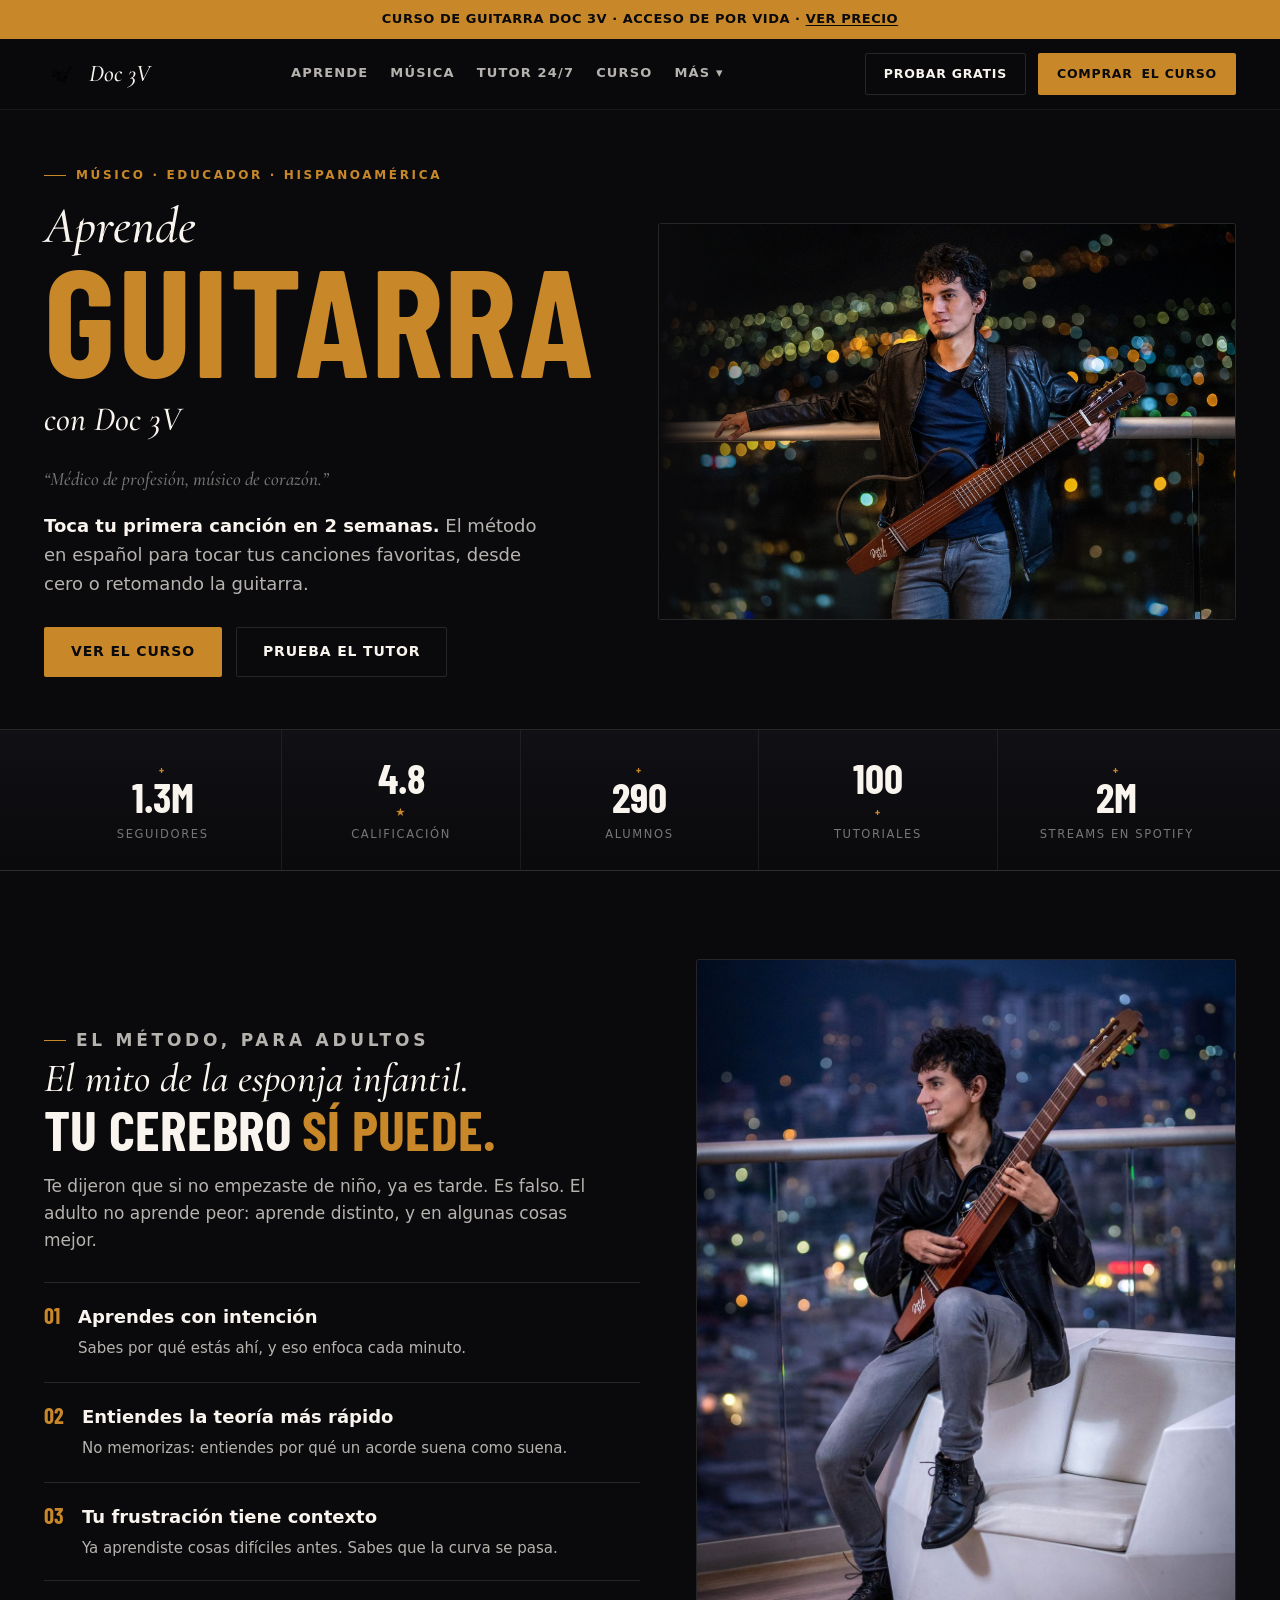
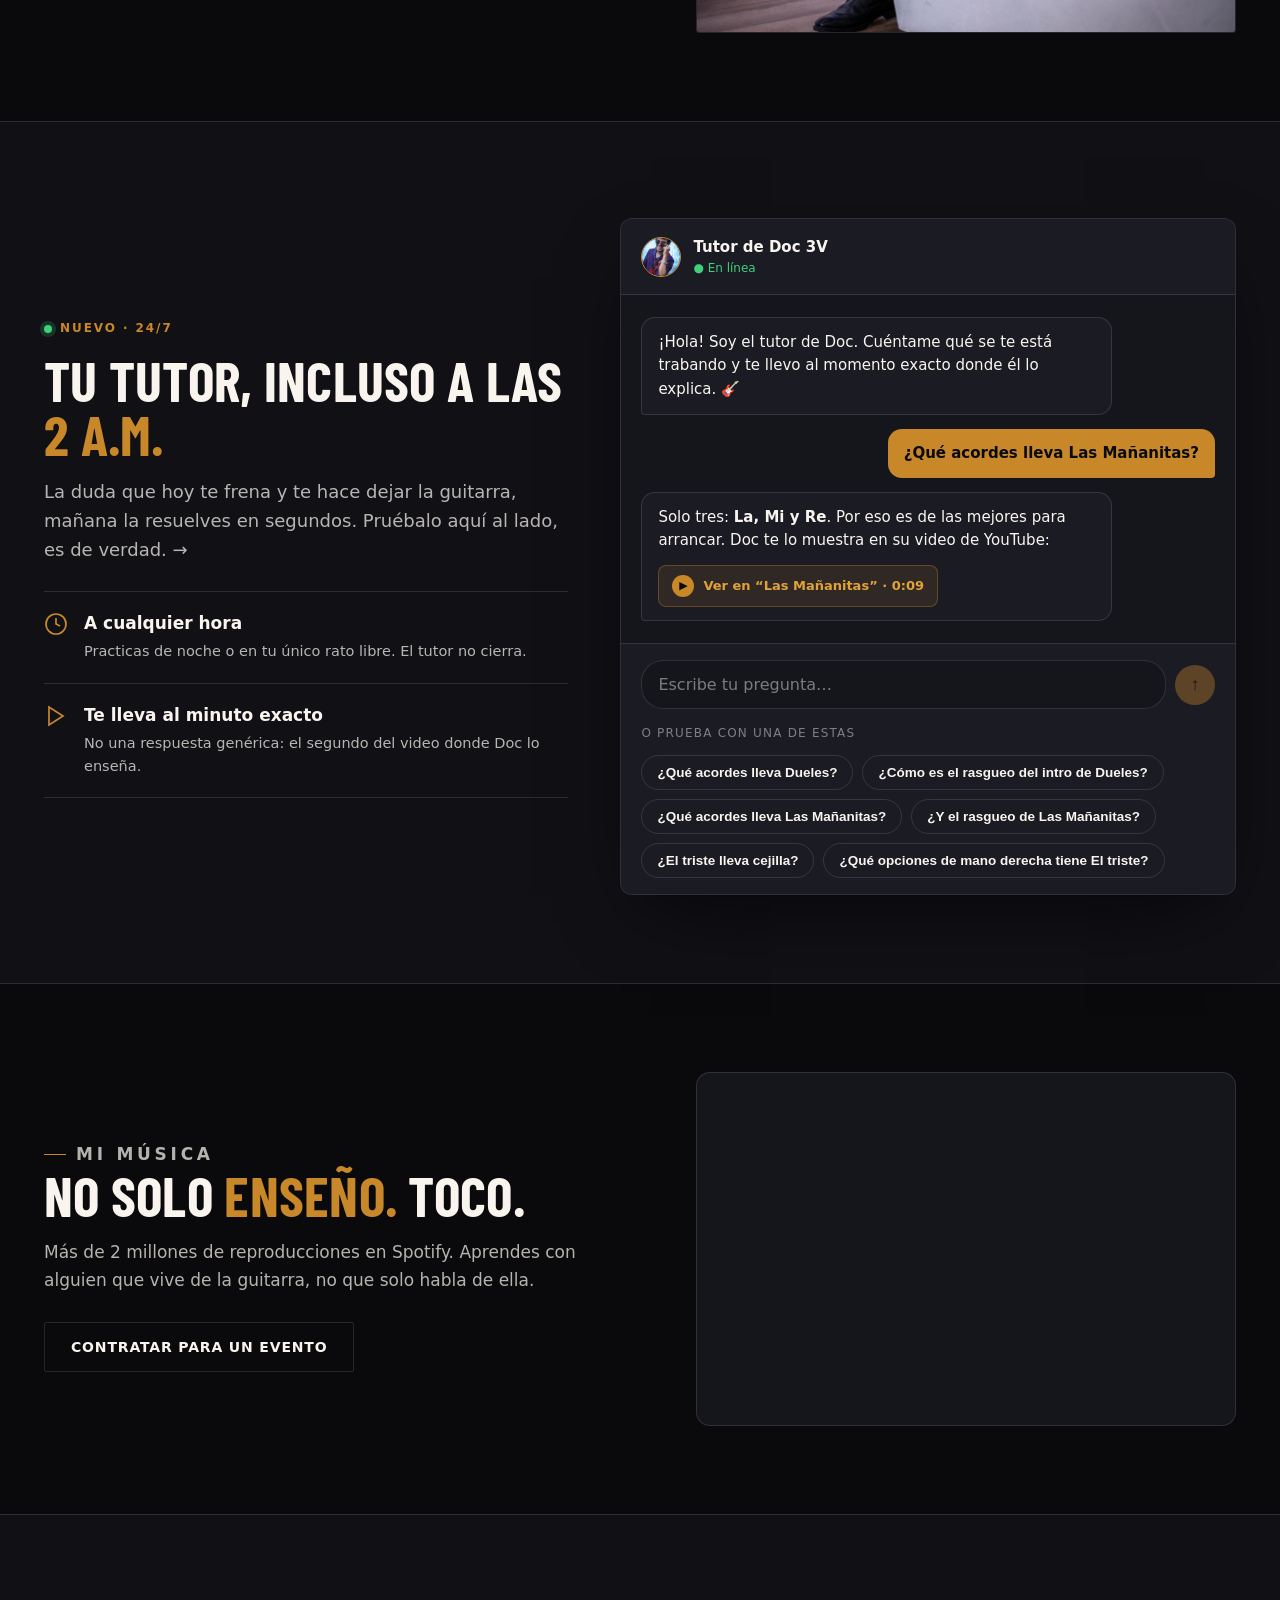
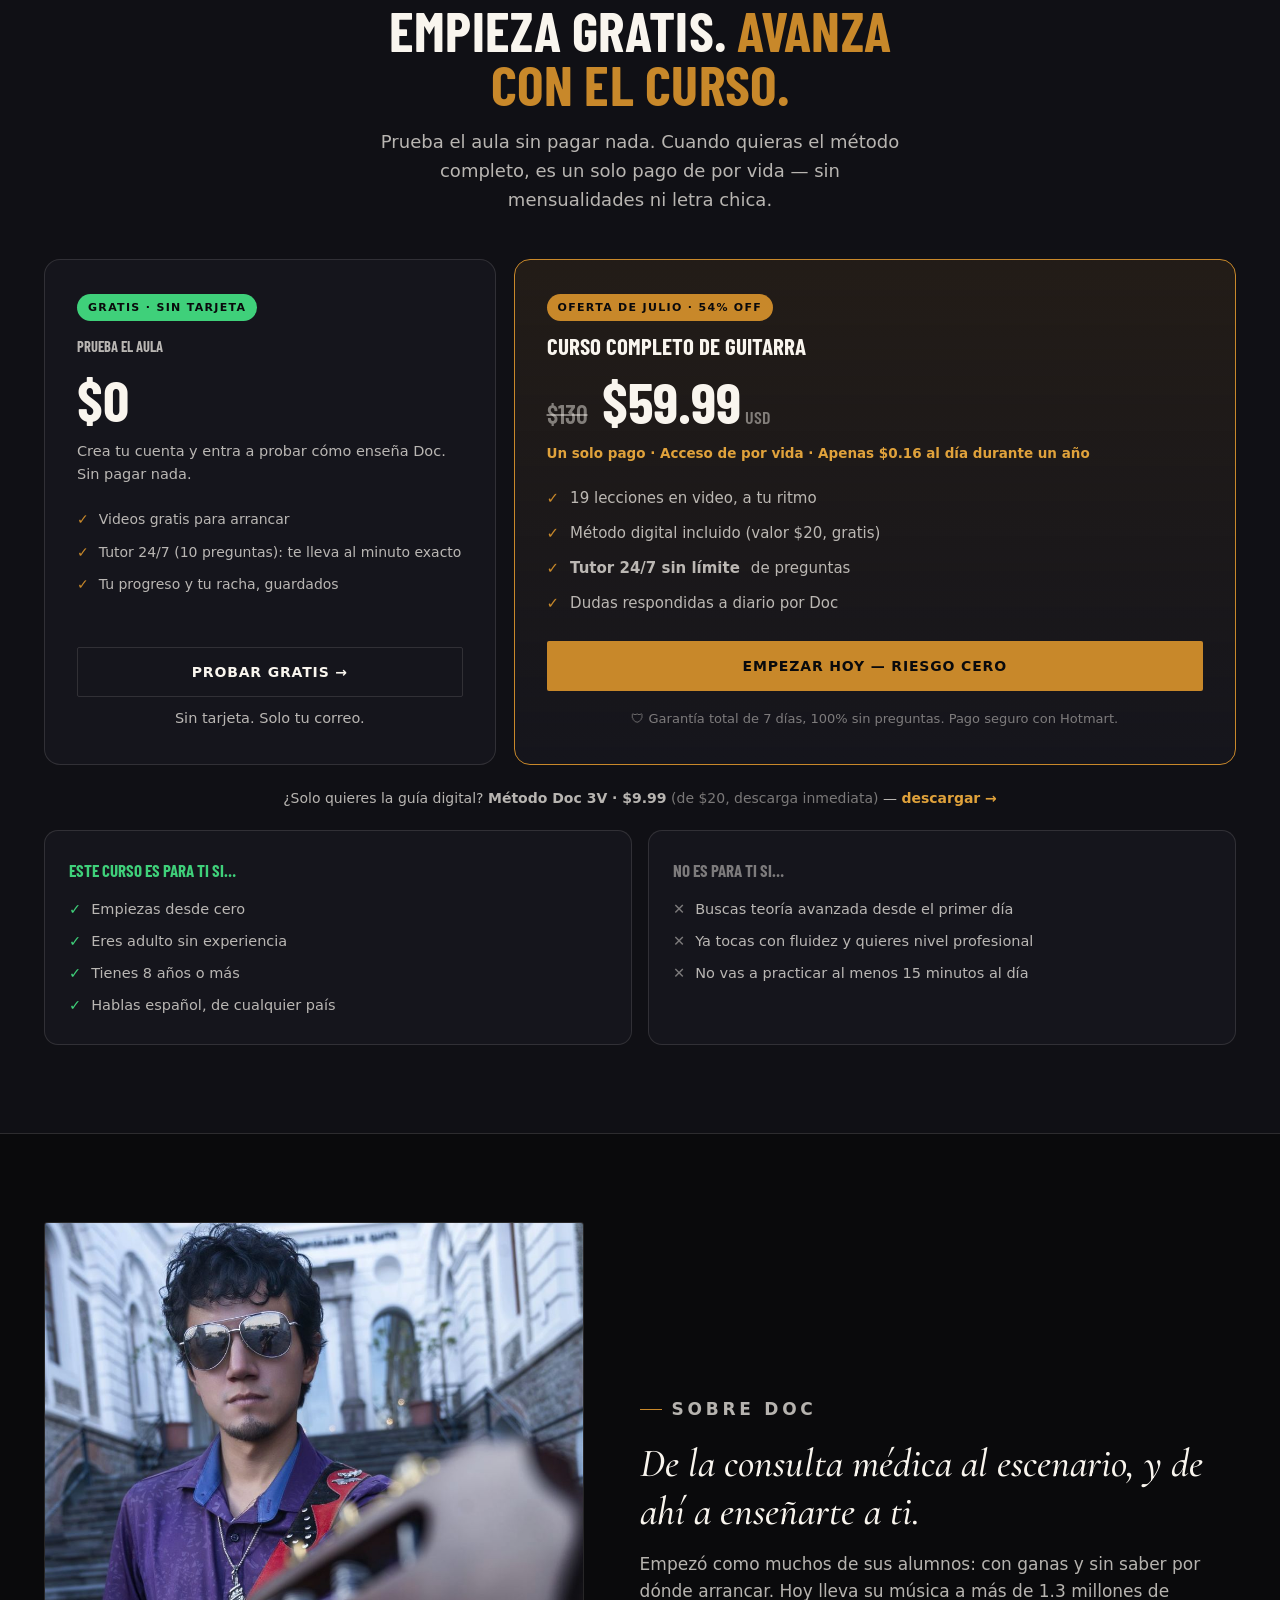
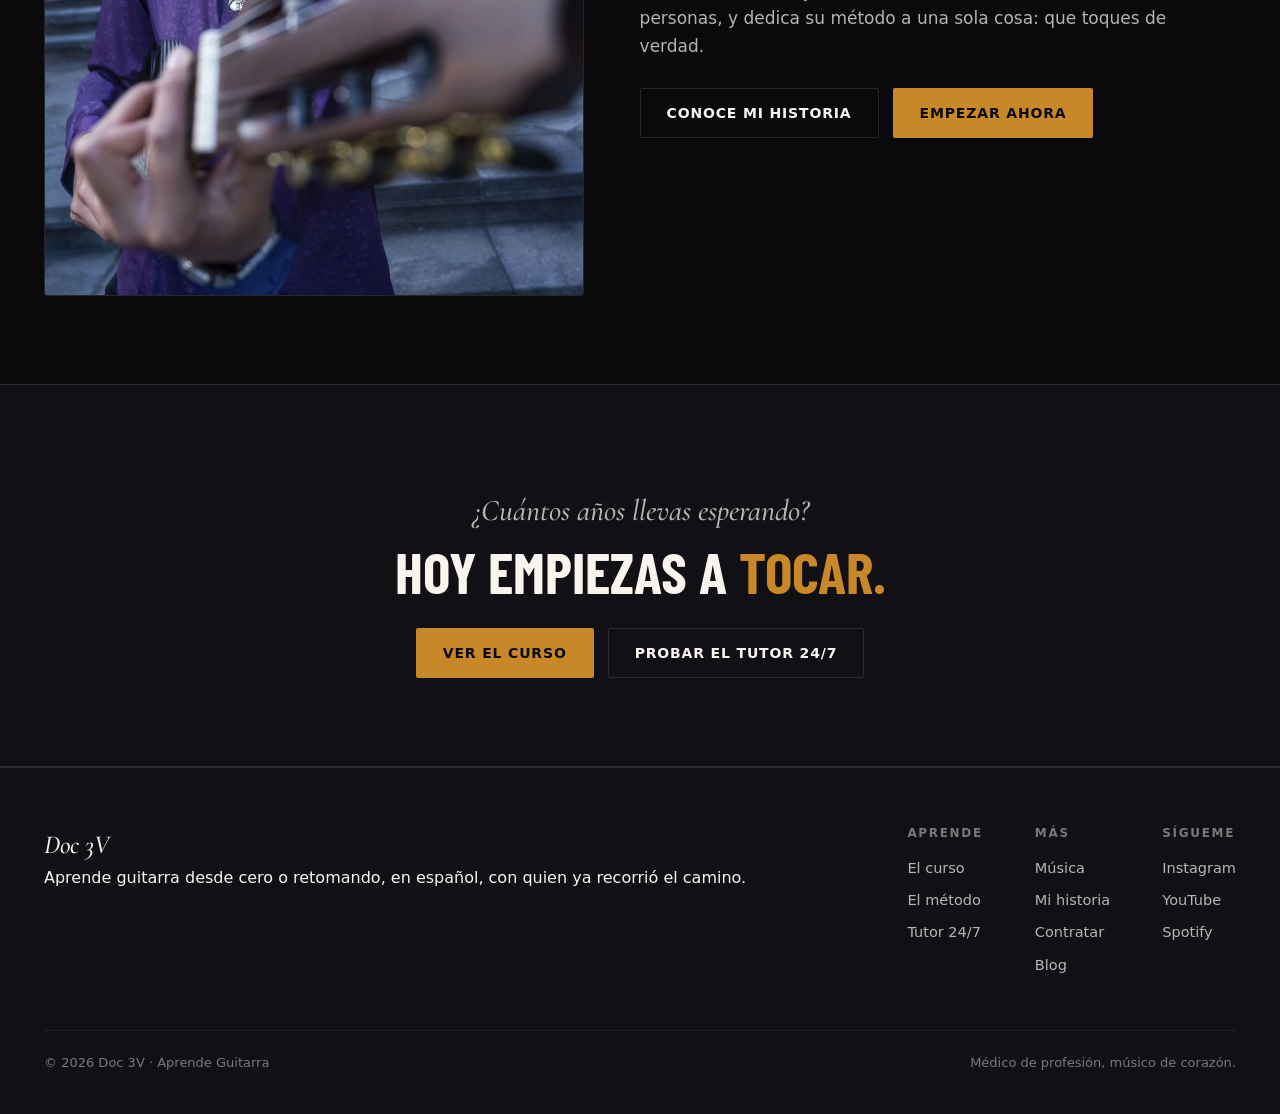
<file: index.html>
<!DOCTYPE html>
<html lang="es">
<head>
<meta charset="utf-8">
<meta name="viewport" content="width=device-width, initial-scale=1, maximum-scale=1, viewport-fit=cover">
<meta name="robots" content="noindex, nofollow">
<title>Doc 3V | Aprende guitarra desde cero — toca tu primera canción en 2 semanas</title>
<meta name="description" content="Aprende guitarra con Doc 3V, médico de profesión y músico de corazón. Método en español para adultos, con un tutor 24/7 que te lleva al minuto exacto de sus videos donde él lo explica.">
<link rel="canonical" href="https://cgallardo-dev.github.io/doc3v-preview/">
<meta name="theme-color" content="#0A0A0C"><link rel="icon" href="assets/img/logo.png">
<meta property="og:type" content="website"><meta property="og:site_name" content="Doc 3V">
<meta property="og:title" content="Aprende guitarra con Doc 3V"><meta property="og:description" content="Toca tu primera canción en 2 semanas. Método en español para adultos, herramientas gratis y tutor 24/7.">
<meta property="og:url" content="https://cgallardo-dev.github.io/doc3v-preview/"><meta property="og:image" content="https://cgallardo-dev.github.io/doc3v-preview/assets/img/hero.jpg"><meta property="og:locale" content="es_LA">
<meta name="twitter:card" content="summary_large_image"><meta name="twitter:image" content="https://cgallardo-dev.github.io/doc3v-preview/assets/img/hero.jpg">
<script type="application/ld+json">
{"@context":"https://schema.org","@type":"Course","name":"Aprende Guitarra con Doc 3V","description":"Método en español para tocar la guitarra desde cero, diseñado para adultos, con 19 lecciones en video y un tutor 24/7.","inLanguage":"es","provider":{"@type":"Person","name":"Doc 3V","description":"Médico de profesión, músico de corazón."},"aggregateRating":{"@type":"AggregateRating","ratingValue":"4.8","ratingCount":"290","bestRating":"5"},"offers":{"@type":"Offer","price":"59.99","priceCurrency":"USD","availability":"https://schema.org/InStock"}}
</script>
<link rel="stylesheet" href="assets/styles.css">
</head>
<body>

<div class="ann">Curso de guitarra Doc 3V · Acceso de por vida · <a href="#precio">Ver precio</a></div>
<header>
  <div class="wrap bar">
    <button class="nav-toggle" type="button" aria-label="Abrir menú" aria-expanded="false" aria-controls="mobileMenu"><span></span><span></span><span></span></button>
    <a class="brand" href="index.html" aria-label="Doc 3V, inicio"><img src="assets/img/logo.png" alt="" width="34" height="34"> Doc 3V</a>
    <nav class="main" aria-label="Principal">
      <a href="#aprende">Aprende</a>
      <a href="#musica">Música</a>
      <a href="#tutor">Tutor 24/7</a>
      <a href="#precio">Curso</a>
      <div class="more"><button type="button" aria-haspopup="true">Más ▾</button><div class="more-menu"><a href="acceso.html">Iniciar sesión</a><a href="historia.html">Mi historia</a><a href="contratar.html">Contratar</a><a href="blog.html">Blog</a></div></div>
    </nav>
    <!-- Deslogueado: Iniciar sesión (a nuestra app) + Comprar (a Hotmart, la caja). Con sesión, el script de abajo lo cambia por el menú de cuenta (patrón NotorAI). -->
    <div class="hdr-cta" id="hdrCta"><a class="btn btn-line btn-sm" href="acceso.html?tab=registro&amp;plan=free">Probar gratis</a><a class="btn btn-gold btn-sm" href="#precio">Comprar<span class="lg-only"> el curso</span></a></div>
  </div>
</header>

<!-- Drawer FUERA del header: el backdrop-filter del header atrapa los position:fixed -->
<div class="drawer-bg" id="drawerBg"></div>
<nav class="mobile-menu" id="mobileMenu" aria-label="Menú móvil">
  <div class="mm-top"><span class="mm-brand">Doc 3V</span><button class="mm-close" type="button" aria-label="Cerrar menú">✕</button></div>
  <a href="#aprende">Aprende</a>
  <a href="#musica">Música</a>
  <a href="#tutor">Tutor 24/7</a>
  <a href="#precio">Curso</a>
  <a href="historia.html">Mi historia</a>
  <a href="acceso.html">Iniciar sesión</a>
  <a class="btn btn-gold" href="acceso.html?tab=registro&amp;plan=free">Probar gratis</a>
</nav>

<main>
  <!-- HERO -->
  <section class="hero">
    <div class="wrap hero-grid">
      <div>
        <p class="eyebrow">Músico · Educador · Hispanoamérica</p>
        <span class="serif-k serif">Aprende</span>
        <h1><span class="disp big">Guitarra</span></h1>
        <p class="with">con Doc 3V</p>
        <p class="quote">“Médico de profesión, músico de corazón.”</p>
        <p class="lead"><b>Toca tu primera canción en 2 semanas.</b> El método en español para tocar tus canciones favoritas, desde cero o retomando la guitarra.</p>
        <div class="cta"><a class="btn btn-gold" href="#precio">Ver el curso</a><a class="btn btn-line" href="#tutor">Prueba el tutor</a></div>
      </div>
      <div class="hero-photo"><img src="assets/img/hero.jpg" alt="Doc 3V con su guitarra frente a las luces de Quito de noche" width="1920" height="1200" fetchpriority="high"></div>
    </div>
    <div class="stats">
      <div class="wrap stats-in">
        <div class="stat"><b><span class="u">+</span>1.3M</b><span>Seguidores</span></div>
        <div class="stat"><b>4.8<span class="u">★</span></b><span>Calificación</span></div>
        <div class="stat"><b><span class="u">+</span>290</b><span>Alumnos</span></div>
        <div class="stat"><b>100<span class="u">+</span></b><span>Tutoriales</span></div>
        <div class="stat"><b><span class="u">+</span>2M</b><span>Streams en Spotify</span></div>
      </div>
    </div>
  </section>

  <!-- APRENDE (adultos) -->
  <section id="aprende">
    <div class="wrap split">
      <div class="reveal">
        <p class="eyebrow">El método, para adultos</p>
        <div class="sec-head"><h2 class="k">El mito de la esponja infantil.</h2><h2>Tu cerebro <span class="g">sí puede.</span></h2><p>Te dijeron que si no empezaste de niño, ya es tarde. Es falso. El adulto no aprende peor: aprende distinto, y en algunas cosas mejor.</p></div>
        <div class="rows">
          <div class="row"><span class="n">01</span><div><h3>Aprendes con intención</h3><p>Sabes por qué estás ahí, y eso enfoca cada minuto.</p></div></div>
          <div class="row"><span class="n">02</span><div><h3>Entiendes la teoría más rápido</h3><p>No memorizas: entiendes por qué un acorde suena como suena.</p></div></div>
          <div class="row"><span class="n">03</span><div><h3>Tu frustración tiene contexto</h3><p>Ya aprendiste cosas difíciles antes. Sabes que la curva se pasa.</p></div></div>
        </div>
      </div>
      <figure class="reveal"><img src="assets/img/method.jpg" alt="Doc 3V sentado tocando su guitarra con la ciudad de fondo" width="1100" height="1375" loading="lazy"></figure>
    </div>
  </section>

  <!-- TUTOR (bot en vivo, split) -->
  <section class="band bot-wrap" id="tutor">
    <div class="wrap bot-split">
      <div class="reveal">
        <span class="tag" style="display:inline-flex;align-items:center;gap:8px;font-size:12px;letter-spacing:.16em;text-transform:uppercase;color:var(--gold);font-weight:600;margin-bottom:14px"><span class="dot" style="width:8px;height:8px;border-radius:50%;background:var(--green);box-shadow:0 0 0 4px rgba(63,208,122,.18)"></span> Nuevo · 24/7</span>
        <div class="sec-head"><h2>Tu tutor, incluso a las <span class="g">2 a.m.</span></h2><p>La duda que hoy te frena y te hace dejar la guitarra, mañana la resuelves en segundos. Pruébalo aquí al lado, es de verdad. →</p></div>
        <div class="bot-benefits">
          <div class="brow"><svg viewBox="0 0 24 24"><circle cx="12" cy="12" r="10"/><path d="M12 6v6l4 2"/></svg><div><h3>A cualquier hora</h3><p>Practicas de noche o en tu único rato libre. El tutor no cierra.</p></div></div>
          <div class="brow"><svg viewBox="0 0 24 24"><path d="M5 3v18l14-9z"/></svg><div><h3>Te lleva al minuto exacto</h3><p>No una respuesta genérica: el segundo del video donde Doc lo enseña.</p></div></div>
        </div>
      </div>
      <div class="chat reveal" role="region" aria-label="Tutor de guitarra">
        <div class="chat-top">
          <span class="av"><img src="assets/img/joy.jpg" alt="" width="40" height="40" loading="lazy"></span>
          <div class="who"><b>Tutor de Doc 3V</b><span>● En línea</span></div>
        </div>
        <div class="chat-log" id="log" aria-live="polite">
          <div class="msg bot">¡Hola! Soy el tutor de Doc. Cuéntame qué se te está trabando y te llevo al momento exacto donde él lo explica. 🎸</div>
          <div class="msg user">¿Qué acordes lleva Las Mañanitas?</div>
          <div class="msg bot">Solo tres: <b>La, Mi y Re</b>. Por eso es de las mejores para arrancar. Doc te lo muestra en su video de YouTube:<a class="cite" href="https://www.youtube.com/watch?v=uH4hbW4HKbw&t=9s" target="_blank" rel="noopener" title="Abre el video de YouTube en el minuto exacto"><span class="play" aria-hidden="true">▶</span> Ver en “Las Mañanitas” · 0:09</a></div>
        </div>
        <!-- Campo libre: Doc puede preguntar LO QUE QUIERA (va a /api/ask). Los chips quedan
             abajo como sugerencias para arrancar y como red de respaldo si la API no responde. -->
        <div class="chat-ask">
          <form class="ask-form" id="askForm" autocomplete="off" novalidate>
            <label class="sr-only" for="askInput">Escribe tu pregunta para el tutor de Doc 3V</label>
            <input class="ask-input" id="askInput" type="text" name="question" maxlength="200" enterkeyhint="send" placeholder="Escribe tu pregunta…">
            <button class="ask-send" id="askSend" type="submit" aria-label="Enviar pregunta"><span aria-hidden="true">↑</span></button>
          </form>
          <p class="label">O prueba con una de estas</p>
          <div class="chips" id="chips"></div>
          <p class="free-hint" id="freeHint" aria-live="polite" hidden></p>
        </div>
      </div>
    </div>
  </section>

  <!-- MÚSICA -->
  <section id="musica">
    <div class="wrap split">
      <div class="reveal">
        <p class="eyebrow">Mi música</p>
        <div class="sec-head"><h2>No solo <span class="g">enseño.</span> Toco.</h2><p>Más de 2 millones de reproducciones en Spotify. Aprendes con alguien que vive de la guitarra, no que solo habla de ella.</p></div>
        <div class="cta"><a class="btn btn-line" href="contratar.html">Contratar para un evento</a></div>
      </div>
      <div class="spot reveal"><iframe title="Música de Doc 3V en Spotify" loading="lazy" src="https://open.spotify.com/embed/artist/141kx79geq2cMsYly6aKgX?utm_source=generator&theme=0" allow="encrypted-media" allowfullscreen></iframe></div>
    </div>
  </section>

  <!-- PRECIO (única vez en todo el sitio) -->
  <section class="band" id="precio">
    <div class="wrap">
      <div class="reveal center" style="max-width:52ch"><div class="sec-head center"><h2>Empieza gratis. <span class="g">Avanza con el curso.</span></h2><p>Prueba el aula sin pagar nada. Cuando quieras el método completo, es un solo pago de por vida — sin mensualidades ni letra chica.</p></div></div>
      <div class="price-grid reveal">
        <!-- PLAN GRATIS: crea la cuenta (captura el correo) y entra a la app -->
        <div class="price-side">
          <span class="badge badge-free">Gratis · sin tarjeta</span>
          <p class="pn">Prueba el aula</p>
          <div class="price-row"><span class="now">$0</span></div>
          <p class="free-line">Crea tu cuenta y entra a probar cómo enseña Doc. Sin pagar nada.</p>
          <ul>
            <li>Videos gratis para arrancar</li>
            <li>Tutor 24/7 (10 preguntas): te lleva al minuto exacto</li>
            <li>Tu progreso y tu racha, guardados</li>
          </ul>
          <a class="btn btn-line" href="acceso.html?tab=registro&amp;plan=free">Probar gratis →</a>
          <p class="pays">Sin tarjeta. Solo tu correo.</p>
        </div>
        <!-- CURSO COMPLETO: el pago sigue en Hotmart (la caja) -->
        <div class="price-main">
          <span class="badge">Oferta de julio · 54% OFF</span>
          <p class="pn">Curso completo de guitarra</p>
          <div class="price-row"><span class="was">$130</span><span class="now">$59.99<small> USD</small></span></div>
          <p class="save">Un solo pago · Acceso de por vida · Apenas $0.16 al día durante un año</p>
          <ul>
            <li>19 lecciones en video, a tu ritmo</li>
            <li>Método digital incluido (valor $20, gratis)</li>
            <li><b>Tutor 24/7 sin límite</b> de preguntas</li>
            <li>Dudas respondidas a diario por Doc</li>
          </ul>
          <!-- Checkout REAL del curso de Doc en Hotmart (producto U89358559H). -->
          <a class="btn btn-gold" href="https://pay.hotmart.com/U89358559H?bid=1703868106077&amp;offDiscount=DESCUENTOESPECIAL&amp;checkoutMode=0" target="_blank" rel="noopener" data-hotmart>Empezar hoy — riesgo cero</a>
          <p class="guarantee">🛡 Garantía total de 7 días, 100% sin preguntas. Pago seguro con Hotmart.</p>
        </div>
      </div>
      <!-- El método ($9.99) es OTRO producto de Hotmart; por ahora usa el mismo link del curso. Reemplazar por el checkout del método cuando Doc lo pase. -->
      <p class="price-alt reveal">¿Solo quieres la guía digital? <b>Método Doc 3V · $9.99</b> <span>(de $20, descarga inmediata)</span> — <a href="https://pay.hotmart.com/U89358559H?bid=1703868106077&amp;offDiscount=DESCUENTOESPECIAL&amp;checkoutMode=0" target="_blank" rel="noopener" data-hotmart-metodo>descargar →</a></p>
      <div class="fit reveal">
        <div class="fit-col yes"><h4>Este curso es para ti si…</h4><ul><li>Empiezas desde cero</li><li>Eres adulto sin experiencia</li><li>Tienes 8 años o más</li><li>Hablas español, de cualquier país</li></ul></div>
        <div class="fit-col no"><h4>No es para ti si…</h4><ul><li>Buscas teoría avanzada desde el primer día</li><li>Ya tocas con fluidez y quieres nivel profesional</li><li>No vas a practicar al menos 15 minutos al día</li></ul></div>
      </div>
    </div>
  </section>

  <!-- HISTORIA teaser -->
  <section id="historia">
    <div class="wrap split rev">
      <figure class="reveal"><img src="assets/img/about.jpg" alt="Retrato de Doc 3V con lentes y guitarra en el centro histórico de Quito" width="1000" height="1000" loading="lazy"></figure>
      <div class="reveal">
        <p class="eyebrow">Sobre Doc</p>
        <p class="k">De la consulta médica al escenario, y de ahí a enseñarte a ti.</p>
        <p>Empezó como muchos de sus alumnos: con ganas y sin saber por dónde arrancar. Hoy lleva su música a más de 1.3 millones de personas, y dedica su método a una sola cosa: que toques de verdad.</p>
        <div class="cta"><a class="btn btn-line" href="historia.html">Conoce mi historia</a><a class="btn btn-gold" href="#precio">Empezar ahora</a></div>
      </div>
    </div>
  </section>

  <!-- FINAL -->
  <section class="band">
    <div class="wrap band-in reveal">
      <p class="serif" style="font-size:clamp(22px,3vw,30px);color:var(--cream-70);margin-bottom:8px">¿Cuántos años llevas esperando?</p>
      <h2>Hoy empiezas a <span class="g">tocar.</span></h2>
      <div class="cta mid"><a class="btn btn-gold" href="#precio">Ver el curso</a><a class="btn btn-line" href="#tutor">Probar el tutor 24/7</a></div>
    </div>
  </section>
</main>

<footer>
  <div class="wrap">
    <div class="f-grid">
      <div><div class="f-brand">Doc 3V</div><p>Aprende guitarra desde cero o retomando, en español, con quien ya recorrió el camino.</p></div>
      <div class="f-links">
        <div><h4>Aprende</h4><a href="#precio">El curso</a><a href="#aprende">El método</a><a href="#tutor">Tutor 24/7</a></div>
        <div><h4>Más</h4><a href="#musica">Música</a><a href="historia.html">Mi historia</a><a href="contratar.html">Contratar</a><a href="blog.html">Blog</a></div>
        <div><h4>Sígueme</h4><a href="#">Instagram</a><a href="#">YouTube</a><a href="#">Spotify</a></div>
      </div>
    </div>
    <div class="f-bot"><span>&copy; <span id="yr">2026</span> Doc 3V · Aprende Guitarra</span><span>Médico de profesión, músico de corazón.</span></div>
  </div>
</footer>
<script src="assets/app.js" defer></script>
<script>
  /* Con sesión, el header muestra el MENÚ DE CUENTA (avatar + nombre + desplegable),
     igual que NotorAI. El acceso a la app vive DENTRO del menú, no como un botón suelto. */
  (function () {
    var raw; try { raw = localStorage.getItem('doc3v_session'); } catch (e) { return; }
    if (!raw) return;
    var s; try { s = JSON.parse(raw); } catch (e) { return; }
    if (!s) return;
    var c = document.getElementById('hdrCta');
    if (!c) return;
    function esc(x){return String(x==null?'':x).replace(/[&<>"]/g,function(m){return({'&':'&amp;','<':'&lt;','>':'&gt;','"':'&quot;'}[m]);});}
    var name = s.name || 'Alumno';
    var first = name.split(' ')[0];
    var initial = (first.charAt(0) || 'A').toUpperCase();
    c.innerHTML =
      '<div class="acct" id="acct">'
      + '<button type="button" class="acct-btn" id="acctBtn" aria-haspopup="true" aria-expanded="false">'
      +   '<span class="acct-av">' + esc(initial) + '</span>'
      +   '<span class="acct-name">' + esc(first) + '</span>'
      +   '<span aria-hidden="true">▾</span>'
      + '</button>'
      + '<div class="acct-menu" id="acctMenu" hidden>'
      +   '<div class="acct-head"><b>' + esc(name) + '</b><span>' + esc(s.email || '') + '</span></div>'
      +   '<a class="acct-app" href="aula.html"><span class="acct-ic">🎓</span> Mi aula</a>'
      +   '<button type="button" class="acct-logout" id="acctLogout">Cerrar sesión</button>'
      + '</div></div>';
    var btn = document.getElementById('acctBtn'), menu = document.getElementById('acctMenu');
    btn.addEventListener('click', function (e) { e.stopPropagation(); var open = menu.hidden; menu.hidden = !open; btn.setAttribute('aria-expanded', String(open)); });
    document.addEventListener('click', function (e) { if (!e.target.closest('#acct')) { menu.hidden = true; btn.setAttribute('aria-expanded', 'false'); } });
    document.getElementById('acctLogout').addEventListener('click', function () { try { localStorage.removeItem('doc3v_session'); } catch (e) {} location.reload(); });
  })();

  /* Menú móvil = drawer lateral izquierdo (estilo NotorAI). Siempre corre. */
  (function () {
    var t = document.querySelector('.nav-toggle'), m = document.getElementById('mobileMenu'), bg = document.getElementById('drawerBg');
    if (!t || !m) return;
    function set(open) {
      m.classList.toggle('open', open);
      if (bg) bg.classList.toggle('open', open);
      t.setAttribute('aria-expanded', String(open));
      document.body.style.overflow = open ? 'hidden' : '';
    }
    t.addEventListener('click', function (e) { e.stopPropagation(); set(!m.classList.contains('open')); });
    if (bg) bg.addEventListener('click', function () { set(false); });
    var c = m.querySelector('.mm-close'); if (c) c.addEventListener('click', function () { set(false); });
    m.querySelectorAll('a').forEach(function (a) { a.addEventListener('click', function () { set(false); }); });
    document.addEventListener('keydown', function (e) { if (e.key === 'Escape') set(false); });
    window.addEventListener('resize', function () { if (window.innerWidth > 1040) set(false); });
  })();
</script>
</body>
</html>
</file>
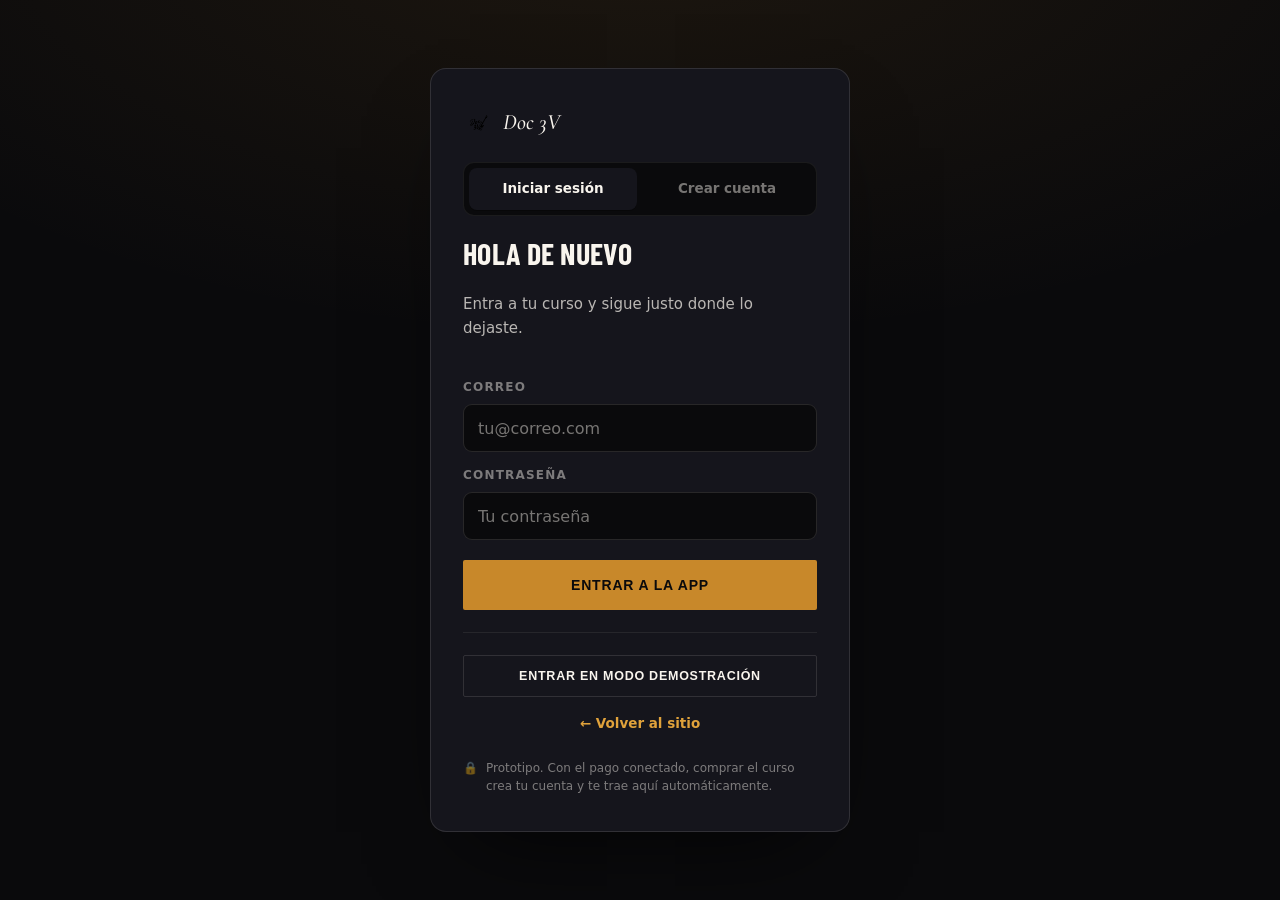
<file: acceso.html>
<!DOCTYPE html>
<html lang="es">
<head>
<meta charset="utf-8">
<meta name="viewport" content="width=device-width, initial-scale=1, maximum-scale=1, viewport-fit=cover">
<meta name="robots" content="noindex, nofollow">
<title>Acceso · Doc 3V — Aprende Guitarra</title>
<meta name="theme-color" content="#0A0A0C">
<link rel="icon" href="assets/img/logo.png">
<link rel="stylesheet" href="assets/styles.css">
<link rel="stylesheet" href="assets/aula.css">
</head>
<body class="app-body-root">

<div class="gate">
  <div class="gate-card">
    <a class="gate-brand" href="index.html"><img src="assets/img/logo.png" alt="" width="30" height="30"> Doc 3V</a>

    <div class="auth-tabs" role="tablist" aria-label="Acceso">
      <button id="tabLogin" class="at-tab is-on" type="button" role="tab" aria-selected="true">Iniciar sesión</button>
      <button id="tabReg" class="at-tab" type="button" role="tab" aria-selected="false">Crear cuenta</button>
    </div>

    <!-- INICIAR SESIÓN -->
    <form id="formLogin" class="gate-form" novalidate>
      <h1 class="gate-h">Hola de nuevo</h1>
      <p class="gate-sub">Entra a tu curso y sigue justo donde lo dejaste.</p>
      <label class="fld"><span>Correo</span>
        <input id="lEmail" type="email" inputmode="email" placeholder="tu@correo.com" autocomplete="email" required></label>
      <label class="fld"><span>Contraseña</span>
        <input id="lPass" type="password" placeholder="Tu contraseña" autocomplete="current-password" required></label>
      <p class="gate-err" id="lErr" hidden></p>
      <button class="btn btn-gold" type="submit">Entrar a la app</button>
    </form>

    <!-- CREAR CUENTA -->
    <form id="formReg" class="gate-form" novalidate hidden>
      <h1 class="gate-h">Crea tu cuenta</h1>
      <p class="gate-sub">Con tu cuenta accedes al curso completo, tu progreso y tu práctica.</p>
      <label class="fld"><span>Nombre</span>
        <input id="rName" type="text" placeholder="Tu nombre" autocomplete="name" required></label>
      <label class="fld"><span>Correo</span>
        <input id="rEmail" type="email" inputmode="email" placeholder="tu@correo.com" autocomplete="email" required></label>
      <label class="fld"><span>Contraseña</span>
        <input id="rPass" type="password" placeholder="Crea una contraseña" autocomplete="new-password" required></label>
      <p class="gate-err" id="rErr" hidden></p>
      <button class="btn btn-gold" type="submit">Crear cuenta y entrar</button>
    </form>

    <div class="gate-alt">
      <button id="demoEnter" type="button" class="btn btn-line btn-sm">Entrar en modo demostración</button>
      <p class="gate-note"><a href="index.html">← Volver al sitio</a></p>
    </div>

    <p class="gate-foot">
      <span class="lock">🔒</span> Prototipo. Con el pago conectado, comprar el curso crea tu cuenta
      y te trae aquí automáticamente.
    </p>
  </div>
</div>

<script>
(function () {
  var qs = new URLSearchParams(location.search);
  var wantReg = qs.get('tab') === 'registro' || location.hash === '#registro' || qs.get('plan') === 'free';
  var tabL = document.getElementById('tabLogin'), tabR = document.getElementById('tabReg');
  var fL = document.getElementById('formLogin'), fR = document.getElementById('formReg');

  function show(reg) {
    tabR.classList.toggle('is-on', reg); tabL.classList.toggle('is-on', !reg);
    tabR.setAttribute('aria-selected', String(reg)); tabL.setAttribute('aria-selected', String(!reg));
    fR.hidden = !reg; fL.hidden = reg;
    (reg ? document.getElementById('rName') : document.getElementById('lEmail')).focus();
  }
  tabL.addEventListener('click', function () { show(false); });
  tabR.addEventListener('click', function () { show(true); });
  if (wantReg) show(true);

  // Cuando llega por "Probar gratis", el registro se enmarca como prueba gratis:
  // honesto, NO le decimos que accede al "curso completo".
  if (qs.get('plan') === 'free') {
    var fh = document.querySelector('#formReg .gate-h');
    var fs = document.querySelector('#formReg .gate-sub');
    var fb = document.querySelector('#formReg button[type="submit"]');
    if (fh) fh.textContent = 'Crea tu cuenta gratis';
    if (fs) fs.textContent = 'Accede gratis a los videos y al tutor. Sin tarjeta, solo tu correo.';
    if (fb) fb.textContent = 'Entrar gratis';
  }

  function enter(sess) {
    try { localStorage.setItem('doc3v_session', JSON.stringify(sess)); } catch (e) {}
    // via=acceso: si el almacenamiento está bloqueado (webview de Instagram, incógnito),
    // el aula igual te deja entrar como invitado en vez de rebotarte aquí en bucle.
    location.href = 'aula.html?via=acceso';
  }

  fL.addEventListener('submit', function (e) {
    e.preventDefault();
    var email = document.getElementById('lEmail').value.trim();
    var pass = document.getElementById('lPass').value.trim();
    var err = document.getElementById('lErr');
    if (!email || !pass) { err.textContent = 'Completa tu correo y tu contraseña.'; err.hidden = false; return; }
    enter({ email: email, name: email.split('@')[0], via: 'login', ts: Date.now() });
  });

  fR.addEventListener('submit', function (e) {
    e.preventDefault();
    var name = document.getElementById('rName').value.trim();
    var email = document.getElementById('rEmail').value.trim();
    var pass = document.getElementById('rPass').value.trim();
    var err = document.getElementById('rErr');
    if (!name || !email || !pass) { err.textContent = 'Completa todos los campos.'; err.hidden = false; return; }
    enter({ email: email, name: name, via: 'registro', plan: qs.get('plan') === 'free' ? 'free' : 'full', ts: Date.now() });
  });

  document.getElementById('demoEnter').addEventListener('click', function () {
    enter({ email: 'alumno@demo.doc3v', name: 'Alumno', via: 'demo', ts: Date.now() });
  });
})();
</script>
</body>
</html>
</file>
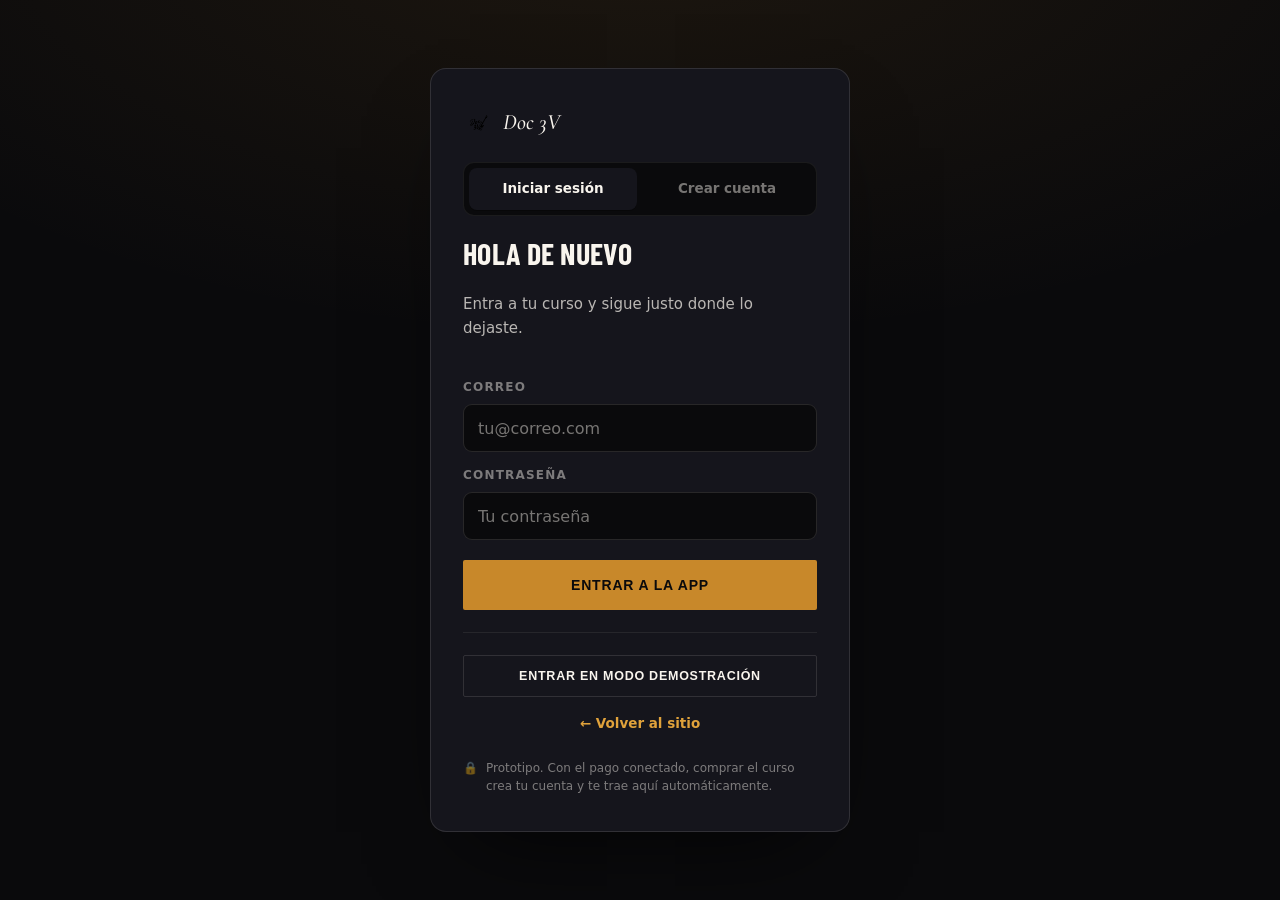
<file: aula.html>
<!DOCTYPE html>
<html lang="es">
<head>
<meta charset="utf-8">
<meta name="viewport" content="width=device-width, initial-scale=1, maximum-scale=1, viewport-fit=cover">
<meta name="robots" content="noindex, nofollow">
<title>Aula · Doc 3V — Aprende Guitarra</title>
<meta name="description" content="El aula de Doc 3V: accede a tu curso de guitarra, sigue tu progreso y practica cada día.">
<meta name="theme-color" content="#0A0A0C">
<link rel="icon" href="assets/img/logo.png">
<link rel="stylesheet" href="assets/styles.css">
<link rel="stylesheet" href="assets/aula.css">
<link rel="stylesheet" href="assets/bot.css">
</head>
<body class="app-body-root">

<!-- Red de seguridad: si el aula no logra arrancar (error de JS, webview restrictivo),
     esto aparece en vez de una pantalla negra. aula.js lo oculta al arrancar bien. -->
<div id="bootSafe" hidden style="min-height:100svh;display:flex;align-items:center;justify-content:center;padding:24px;text-align:center">
  <div style="max-width:340px">
    <p style="font-size:17px;font-weight:700;margin-bottom:8px">El aula tardó en cargar.</p>
    <p style="font-size:14px;opacity:.75;margin-bottom:18px">Suele resolverse recargando. Si estás dentro de Instagram, ábrelo mejor en tu navegador (⋯ → Abrir en Chrome/Safari).</p>
    <p><a href="aula.html?via=acceso" style="display:inline-block;padding:12px 18px;border:1px solid currentColor;border-radius:10px;text-decoration:none;color:inherit;font-weight:700">Recargar el aula</a></p>
    <p style="margin-top:10px"><a href="index.html" style="color:inherit;opacity:.7">← Volver al sitio</a></p>
  </div>
</div>
<noscript>
  <div style="min-height:60vh;display:flex;align-items:center;justify-content:center;padding:24px;text-align:center">
    <p>El aula necesita JavaScript activado. <a href="index.html" style="color:inherit">← Volver al sitio</a></p>
  </div>
</noscript>
<script>
  window.__aulaBootFail = function () { var s = document.getElementById('bootSafe'); if (s) s.hidden = false; };
  setTimeout(function () {
    var app = document.getElementById('app');
    if (app && app.hidden) window.__aulaBootFail();
  }, 5000);
</script>

<!-- ============ LA APP (detrás del portón: acceso.html) ============ -->
<div id="app" hidden>
  <header class="app-bar">
    <div class="app-bar-in">
      <a class="brand app-brand" href="#/" aria-label="Aula Doc 3V, inicio">
        <img src="assets/img/logo.png" alt="" width="30" height="30"> Doc 3V
        <span class="brand-tag">Aula</span>
      </a>

      <div class="app-progress" id="barTop" title="Tu avance en el curso">
        <div class="ap-track"><i id="apFill"></i></div>
        <span id="apPct">0%</span>
      </div>

      <div class="app-user">
        <span class="au-streak" id="streakPill" title="Días seguidos practicando">🔥 <b id="streakN">0</b></span>
        <div class="au-menu">
          <button type="button" class="au-btn" id="userBtn" aria-haspopup="true" aria-expanded="false">
            <span class="au-av" id="userAv">A</span>
            <span class="au-name" id="userName">Alumno</span>
            <span aria-hidden="true">▾</span>
          </button>
          <div class="au-drop" id="userDrop" hidden>
            <a href="index.html" target="_blank" rel="noopener">Ver el sitio</a>
            <button type="button" id="resetBtn">Reiniciar mi progreso</button>
            <button type="button" id="logoutBtn">Cerrar sesión</button>
          </div>
        </div>
      </div>
    </div>
  </header>

  <div class="app-shell">
    <!-- NAVEGACIÓN DEL CURSO -->
    <aside class="app-nav" id="nav" aria-label="Contenido del curso"></aside>

    <!-- VISTA (dashboard o lección) -->
    <main class="app-view" id="view" tabindex="-1"></main>
  </div>
</div>

<script src="assets/bot.js" defer></script>
<script src="assets/aula.js" defer></script>
</body>
</html>
</file>
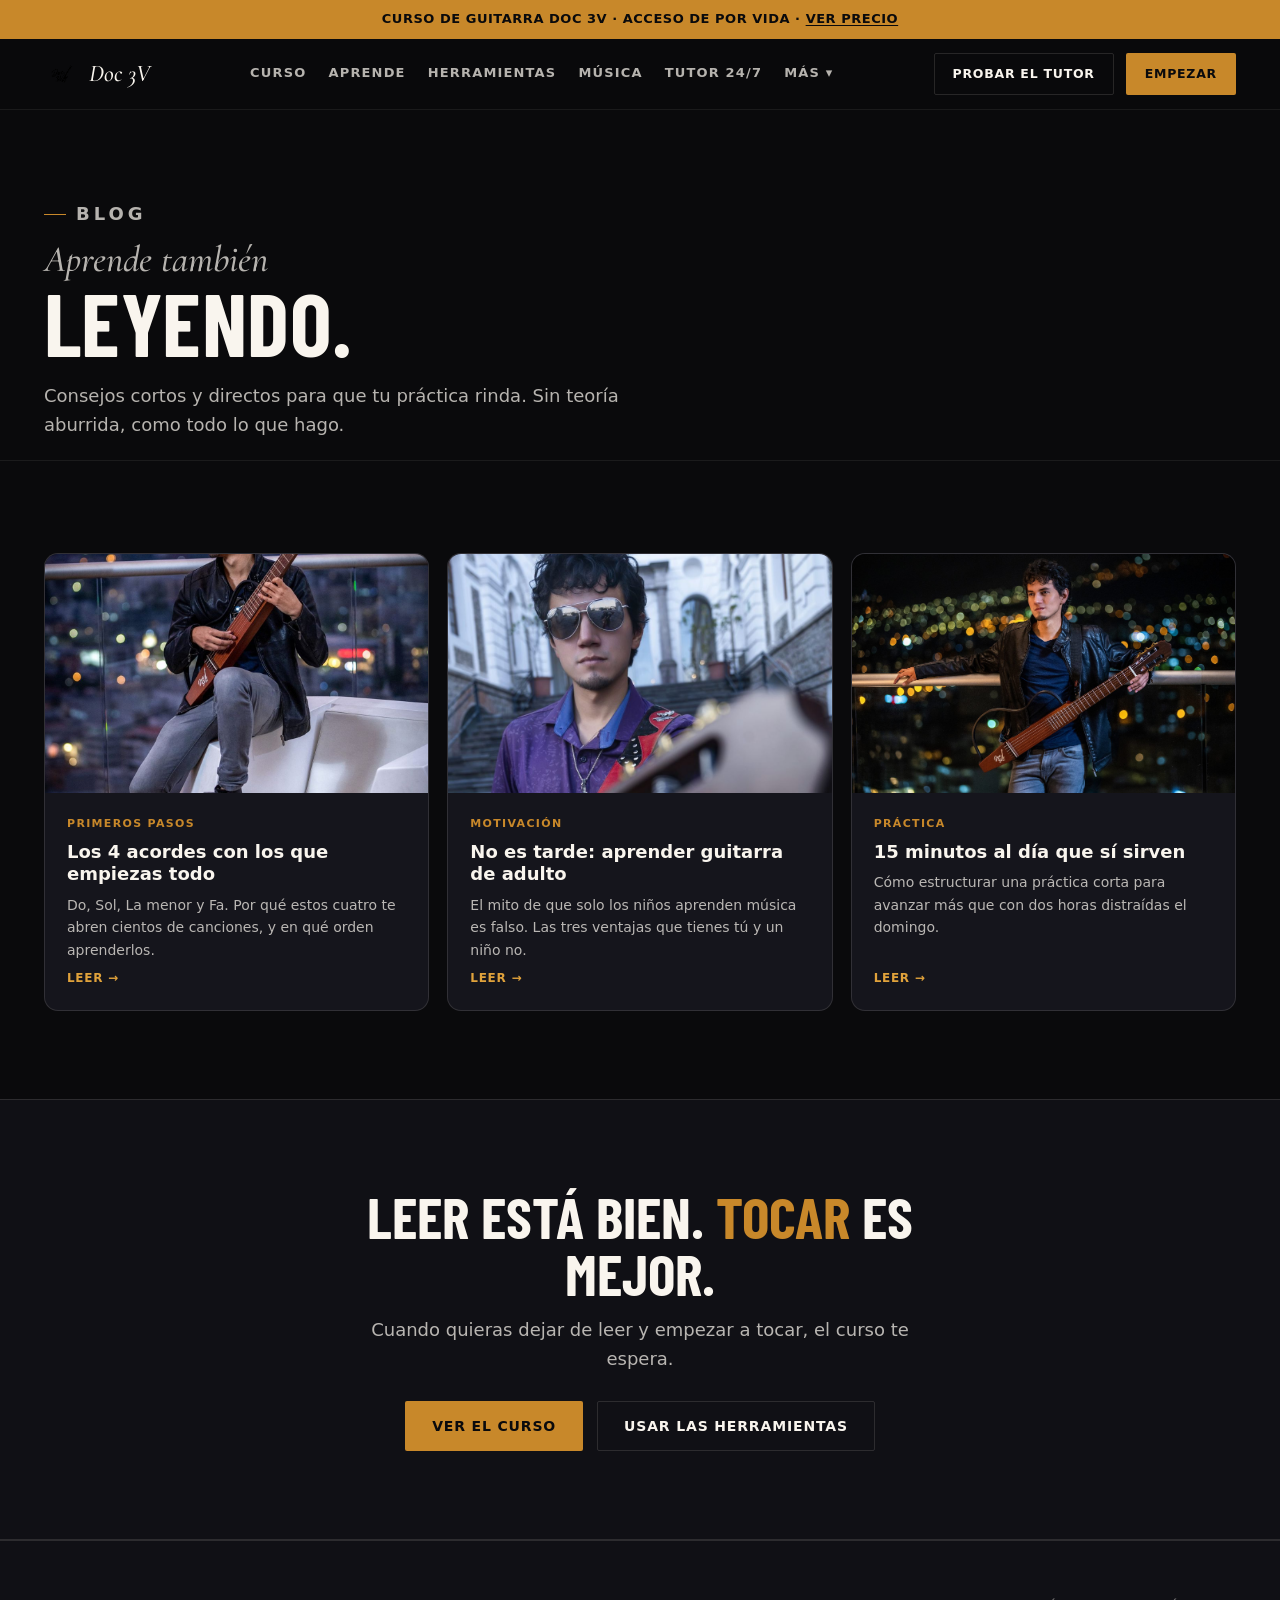
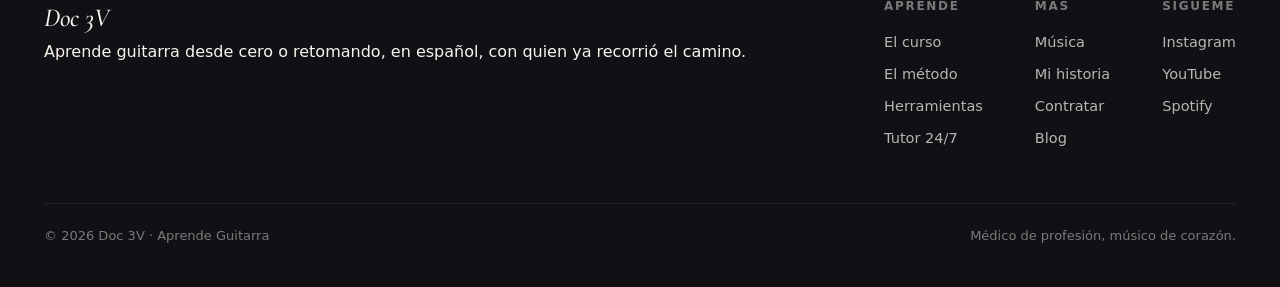
<file: blog.html>
<!DOCTYPE html>
<html lang="es">
<head>
<meta charset="utf-8">
<meta name="viewport" content="width=device-width, initial-scale=1, maximum-scale=1, viewport-fit=cover">
<meta name="robots" content="noindex, nofollow">
<title>Blog de guitarra | Consejos para aprender desde cero — Doc 3V</title>
<meta name="description" content="Consejos prácticos para aprender guitarra: los primeros acordes, cómo practicar 15 minutos que sí sirvan, por qué no es tarde para empezar de adulto y más.">
<link rel="canonical" href="https://cgallardo-dev.github.io/doc3v-preview/blog.html">
<meta name="theme-color" content="#0A0A0C"><link rel="icon" href="assets/img/logo.png">
<meta property="og:type" content="website"><meta property="og:site_name" content="Doc 3V">
<meta property="og:title" content="Blog de guitarra de Doc 3V"><meta property="og:description" content="Consejos prácticos para aprender guitarra desde cero, en español.">
<meta property="og:url" content="https://cgallardo-dev.github.io/doc3v-preview/blog.html"><meta property="og:image" content="https://cgallardo-dev.github.io/doc3v-preview/assets/img/method.jpg"><meta property="og:locale" content="es_LA">
<meta name="twitter:card" content="summary_large_image"><meta name="twitter:image" content="https://cgallardo-dev.github.io/doc3v-preview/assets/img/method.jpg">
<link rel="stylesheet" href="assets/styles.css">
</head>
<body>

<div class="ann">Curso de guitarra Doc 3V · Acceso de por vida · <a href="index.html#precio">Ver precio</a></div>
<header>
  <div class="wrap bar">
    <a class="brand" href="index.html" aria-label="Doc 3V, inicio"><img src="assets/img/logo.png" alt="" width="34" height="34"> Doc 3V</a>
    <nav class="main" aria-label="Principal">
      <a href="index.html#precio">Curso</a>
      <a href="index.html#aprende">Aprende</a>
      <a href="index.html#herramientas">Herramientas</a>
      <a href="index.html#musica">Música</a>
      <a href="index.html#tutor">Tutor 24/7</a>
      <div class="more"><button type="button" aria-haspopup="true">Más ▾</button><div class="more-menu"><a href="historia.html">Mi historia</a><a href="contratar.html">Contratar</a><a href="blog.html" aria-current="page">Blog</a></div></div>
    </nav>
    <div class="hdr-cta"><a class="btn btn-line btn-sm" href="index.html#tutor">Probar el tutor</a><a class="btn btn-gold btn-sm" href="index.html#precio">Empezar</a></div>
  </div>
</header>

<main>
  <section class="page-hero">
    <div class="wrap">
      <p class="eyebrow">Blog</p>
      <h1><span class="k">Aprende también</span>Leyendo.</h1>
      <p>Consejos cortos y directos para que tu práctica rinda. Sin teoría aburrida, como todo lo que hago.</p>
    </div>
  </section>

  <section style="padding-top:48px">
    <div class="wrap">
      <div class="posts reveal">
        <article class="post">
          <figure><img src="assets/img/method.jpg" alt="Doc 3V tocando la guitarra" width="600" height="375" loading="lazy"></figure>
          <div class="body"><span class="cat">Primeros pasos</span><h3>Los 4 acordes con los que empiezas todo</h3><p>Do, Sol, La menor y Fa. Por qué estos cuatro te abren cientos de canciones, y en qué orden aprenderlos.</p><span class="go">Leer →</span></div>
        </article>
        <article class="post">
          <figure><img src="assets/img/about.jpg" alt="Retrato de Doc 3V" width="600" height="375" loading="lazy" style="object-position:center 20%"></figure>
          <div class="body"><span class="cat">Motivación</span><h3>No es tarde: aprender guitarra de adulto</h3><p>El mito de que solo los niños aprenden música es falso. Las tres ventajas que tienes tú y un niño no.</p><span class="go">Leer →</span></div>
        </article>
        <article class="post">
          <figure><img src="assets/img/hero.jpg" alt="Doc 3V con su guitarra de noche" width="600" height="375" loading="lazy"></figure>
          <div class="body"><span class="cat">Práctica</span><h3>15 minutos al día que sí sirven</h3><p>Cómo estructurar una práctica corta para avanzar más que con dos horas distraídas el domingo.</p><span class="go">Leer →</span></div>
        </article>
      </div>
    </div>
  </section>

  <section class="band">
    <div class="wrap band-in reveal">
      <h2>Leer está bien. <span class="g">Tocar</span> es mejor.</h2>
      <p>Cuando quieras dejar de leer y empezar a tocar, el curso te espera.</p>
      <div class="cta mid"><a class="btn btn-gold" href="index.html#precio">Ver el curso</a><a class="btn btn-line" href="index.html#herramientas">Usar las herramientas</a></div>
    </div>
  </section>
</main>

<footer>
  <div class="wrap">
    <div class="f-grid">
      <div><div class="f-brand">Doc 3V</div><p>Aprende guitarra desde cero o retomando, en español, con quien ya recorrió el camino.</p></div>
      <div class="f-links">
        <div><h4>Aprende</h4><a href="index.html#precio">El curso</a><a href="index.html#aprende">El método</a><a href="index.html#herramientas">Herramientas</a><a href="index.html#tutor">Tutor 24/7</a></div>
        <div><h4>Más</h4><a href="index.html#musica">Música</a><a href="historia.html">Mi historia</a><a href="contratar.html">Contratar</a><a href="blog.html">Blog</a></div>
        <div><h4>Sígueme</h4><a href="#">Instagram</a><a href="#">YouTube</a><a href="#">Spotify</a></div>
      </div>
    </div>
    <div class="f-bot"><span>&copy; <span id="yr">2026</span> Doc 3V · Aprende Guitarra</span><span>Médico de profesión, músico de corazón.</span></div>
  </div>
</footer>
<script src="assets/app.js" defer></script>
</body>
</html>
</file>
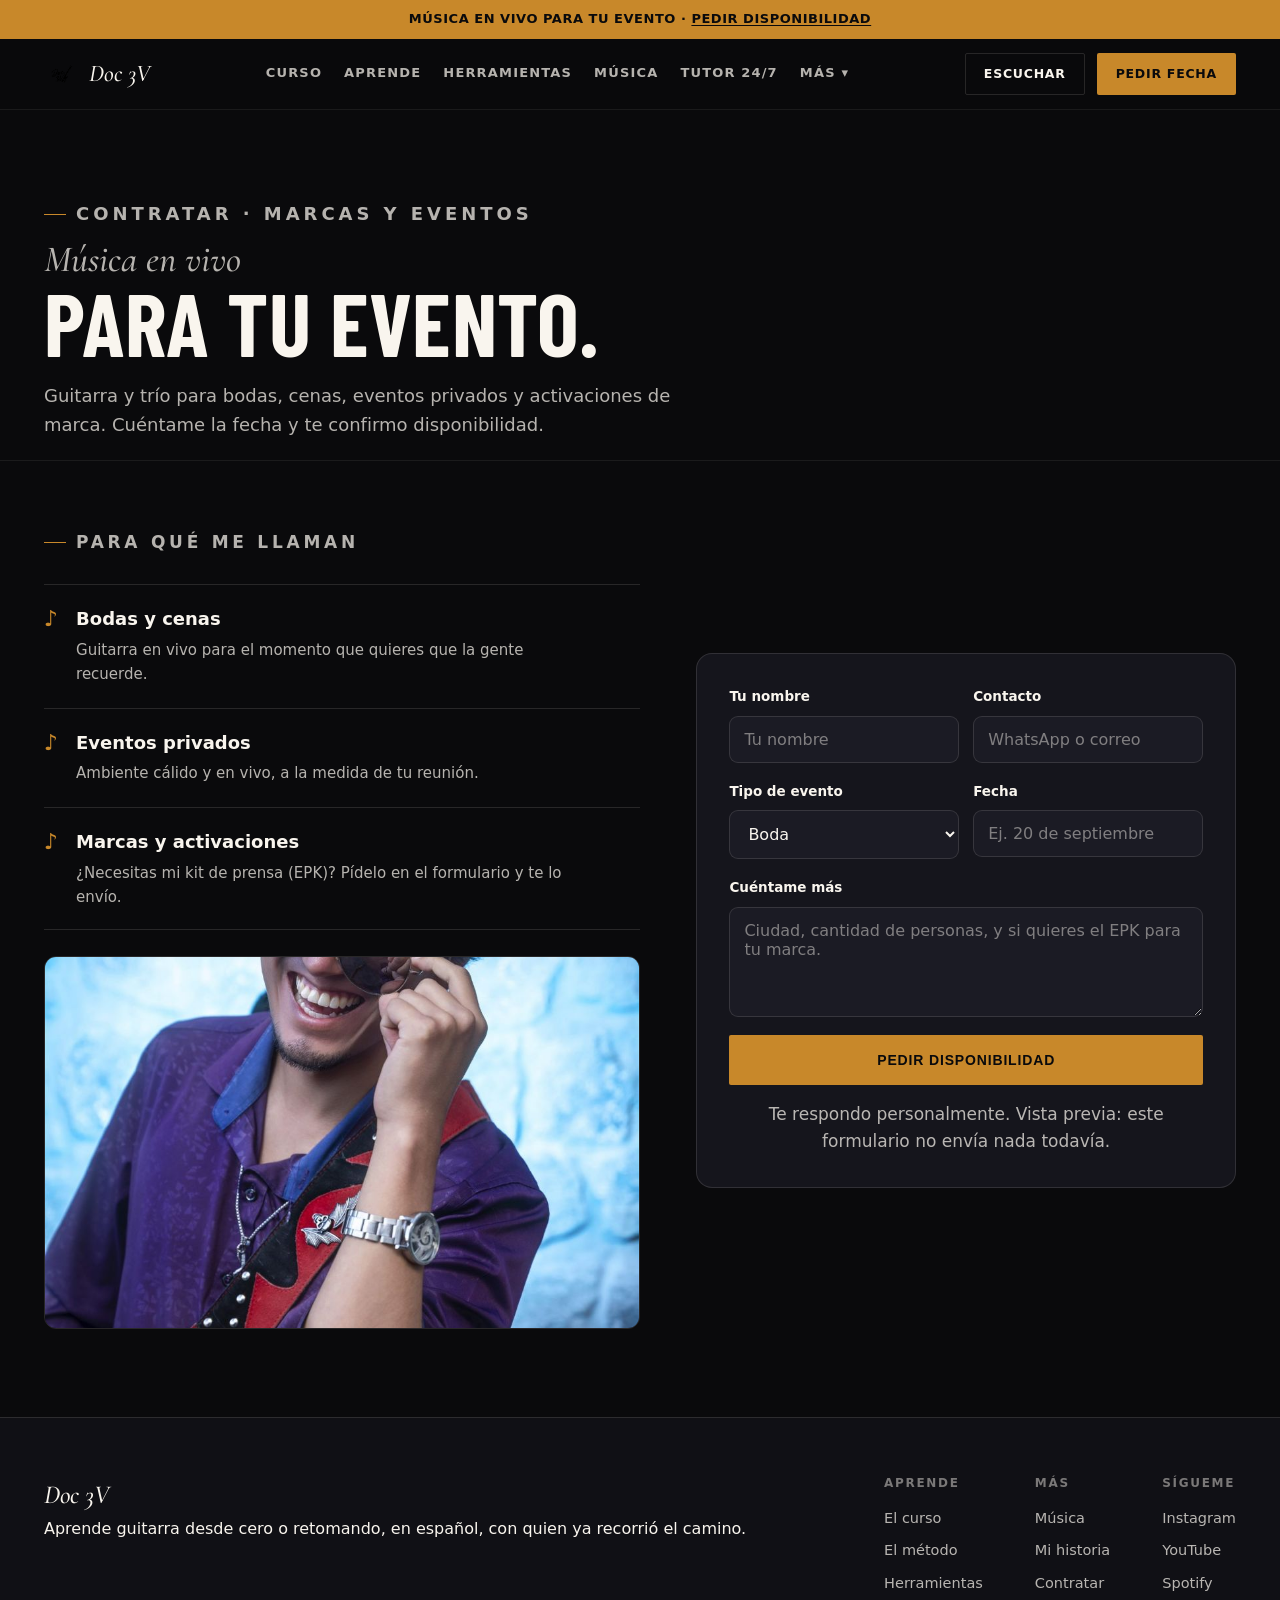
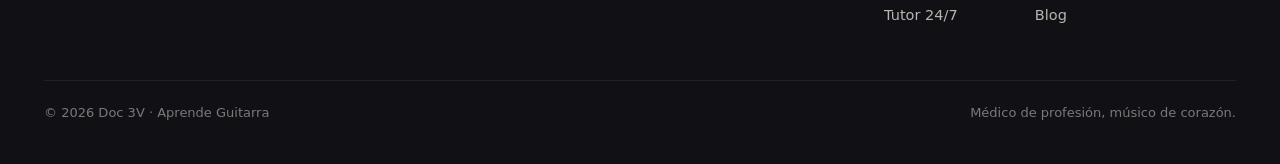
<file: contratar.html>
<!DOCTYPE html>
<html lang="es">
<head>
<meta charset="utf-8">
<meta name="viewport" content="width=device-width, initial-scale=1, maximum-scale=1, viewport-fit=cover">
<meta name="robots" content="noindex, nofollow">
<title>Contratar a Doc 3V | Música en vivo para tu evento — trío y guitarra</title>
<meta name="description" content="Contrata a Doc 3V para tu evento: música en vivo, guitarra y trío. Bodas, cenas, marcas y eventos privados. Cuéntanos tu fecha y te respondemos.">
<link rel="canonical" href="https://cgallardo-dev.github.io/doc3v-preview/contratar.html">
<meta name="theme-color" content="#0A0A0C"><link rel="icon" href="assets/img/logo.png">
<meta property="og:type" content="website"><meta property="og:site_name" content="Doc 3V">
<meta property="og:title" content="Contratar a Doc 3V para tu evento"><meta property="og:description" content="Música en vivo, guitarra y trío para bodas, cenas, marcas y eventos privados.">
<meta property="og:url" content="https://cgallardo-dev.github.io/doc3v-preview/contratar.html"><meta property="og:image" content="https://cgallardo-dev.github.io/doc3v-preview/assets/img/joy.jpg"><meta property="og:locale" content="es_LA">
<meta name="twitter:card" content="summary_large_image"><meta name="twitter:image" content="https://cgallardo-dev.github.io/doc3v-preview/assets/img/joy.jpg">
<link rel="stylesheet" href="assets/styles.css">
</head>
<body>

<div class="ann">Música en vivo para tu evento · <a href="#form">Pedir disponibilidad</a></div>
<header>
  <div class="wrap bar">
    <a class="brand" href="index.html" aria-label="Doc 3V, inicio"><img src="assets/img/logo.png" alt="" width="34" height="34"> Doc 3V</a>
    <nav class="main" aria-label="Principal">
      <a href="index.html#precio">Curso</a>
      <a href="index.html#aprende">Aprende</a>
      <a href="index.html#herramientas">Herramientas</a>
      <a href="index.html#musica">Música</a>
      <a href="index.html#tutor">Tutor 24/7</a>
      <div class="more"><button type="button" aria-haspopup="true">Más ▾</button><div class="more-menu"><a href="historia.html">Mi historia</a><a href="contratar.html" aria-current="page">Contratar</a><a href="blog.html">Blog</a></div></div>
    </nav>
    <div class="hdr-cta"><a class="btn btn-line btn-sm" href="index.html#musica">Escuchar</a><a class="btn btn-gold btn-sm" href="#form">Pedir fecha</a></div>
  </div>
</header>

<main>
  <section class="page-hero">
    <div class="wrap">
      <p class="eyebrow">Contratar · Marcas y eventos</p>
      <h1><span class="k">Música en vivo</span>Para tu evento.</h1>
      <p>Guitarra y trío para bodas, cenas, eventos privados y activaciones de marca. Cuéntame la fecha y te confirmo disponibilidad.</p>
    </div>
  </section>

  <section style="padding-top:52px">
    <div class="wrap split">
      <div class="reveal">
        <p class="eyebrow">Para qué me llaman</p>
        <div class="rows">
          <div class="row"><span class="n">♪</span><div><h3>Bodas y cenas</h3><p>Guitarra en vivo para el momento que quieres que la gente recuerde.</p></div></div>
          <div class="row"><span class="n">♪</span><div><h3>Eventos privados</h3><p>Ambiente cálido y en vivo, a la medida de tu reunión.</p></div></div>
          <div class="row"><span class="n">♪</span><div><h3>Marcas y activaciones</h3><p>¿Necesitas mi kit de prensa (EPK)? Pídelo en el formulario y te lo envío.</p></div></div>
        </div>
        <figure class="reveal" style="margin-top:26px;border-radius:12px;overflow:hidden;border:1px solid var(--line);aspect-ratio:16/10"><img src="assets/img/joy.jpg" alt="Doc 3V sonriendo con su guitarra" width="900" height="560" loading="lazy" style="width:100%;height:100%;object-fit:cover"></figure>
      </div>

      <div class="reveal">
        <form class="form" id="lead" novalidate>
          <div class="row2">
            <div class="field"><label for="n">Tu nombre</label><input id="n" name="nombre" type="text" placeholder="Tu nombre" required></div>
            <div class="field"><label for="c">Contacto</label><input id="c" name="contacto" type="text" placeholder="WhatsApp o correo" required></div>
          </div>
          <div class="row2">
            <div class="field"><label for="t">Tipo de evento</label><select id="t" name="tipo"><option>Boda</option><option>Cena / evento privado</option><option>Marca / activación</option><option>Otro</option></select></div>
            <div class="field"><label for="f">Fecha</label><input id="f" name="fecha" type="text" placeholder="Ej. 20 de septiembre"></div>
          </div>
          <div class="field"><label for="m">Cuéntame más</label><textarea id="m" name="mensaje" placeholder="Ciudad, cantidad de personas, y si quieres el EPK para tu marca."></textarea></div>
          <button class="btn btn-gold" type="submit">Pedir disponibilidad</button>
          <p class="form-note">Te respondo personalmente. Vista previa: este formulario no envía nada todavía.</p>
        </form>
        <div class="form-done" id="done" role="status">
          <span class="ic">✓</span>
          <b>¡Listo! Te escribo pronto.</b>
          <p>Esto es una vista previa, así que no se envió nada. En el sitio real, tu mensaje llega directo al correo y al WhatsApp de Doc.</p>
        </div>
      </div>
    </div>
  </section>
</main>

<footer>
  <div class="wrap">
    <div class="f-grid">
      <div><div class="f-brand">Doc 3V</div><p>Aprende guitarra desde cero o retomando, en español, con quien ya recorrió el camino.</p></div>
      <div class="f-links">
        <div><h4>Aprende</h4><a href="index.html#precio">El curso</a><a href="index.html#aprende">El método</a><a href="index.html#herramientas">Herramientas</a><a href="index.html#tutor">Tutor 24/7</a></div>
        <div><h4>Más</h4><a href="index.html#musica">Música</a><a href="historia.html">Mi historia</a><a href="contratar.html">Contratar</a><a href="blog.html">Blog</a></div>
        <div><h4>Sígueme</h4><a href="#">Instagram</a><a href="#">YouTube</a><a href="#">Spotify</a></div>
      </div>
    </div>
    <div class="f-bot"><span>&copy; <span id="yr">2026</span> Doc 3V · Aprende Guitarra</span><span>Médico de profesión, músico de corazón.</span></div>
  </div>
</footer>
<script src="assets/app.js" defer></script>
</body>
</html>
</file>
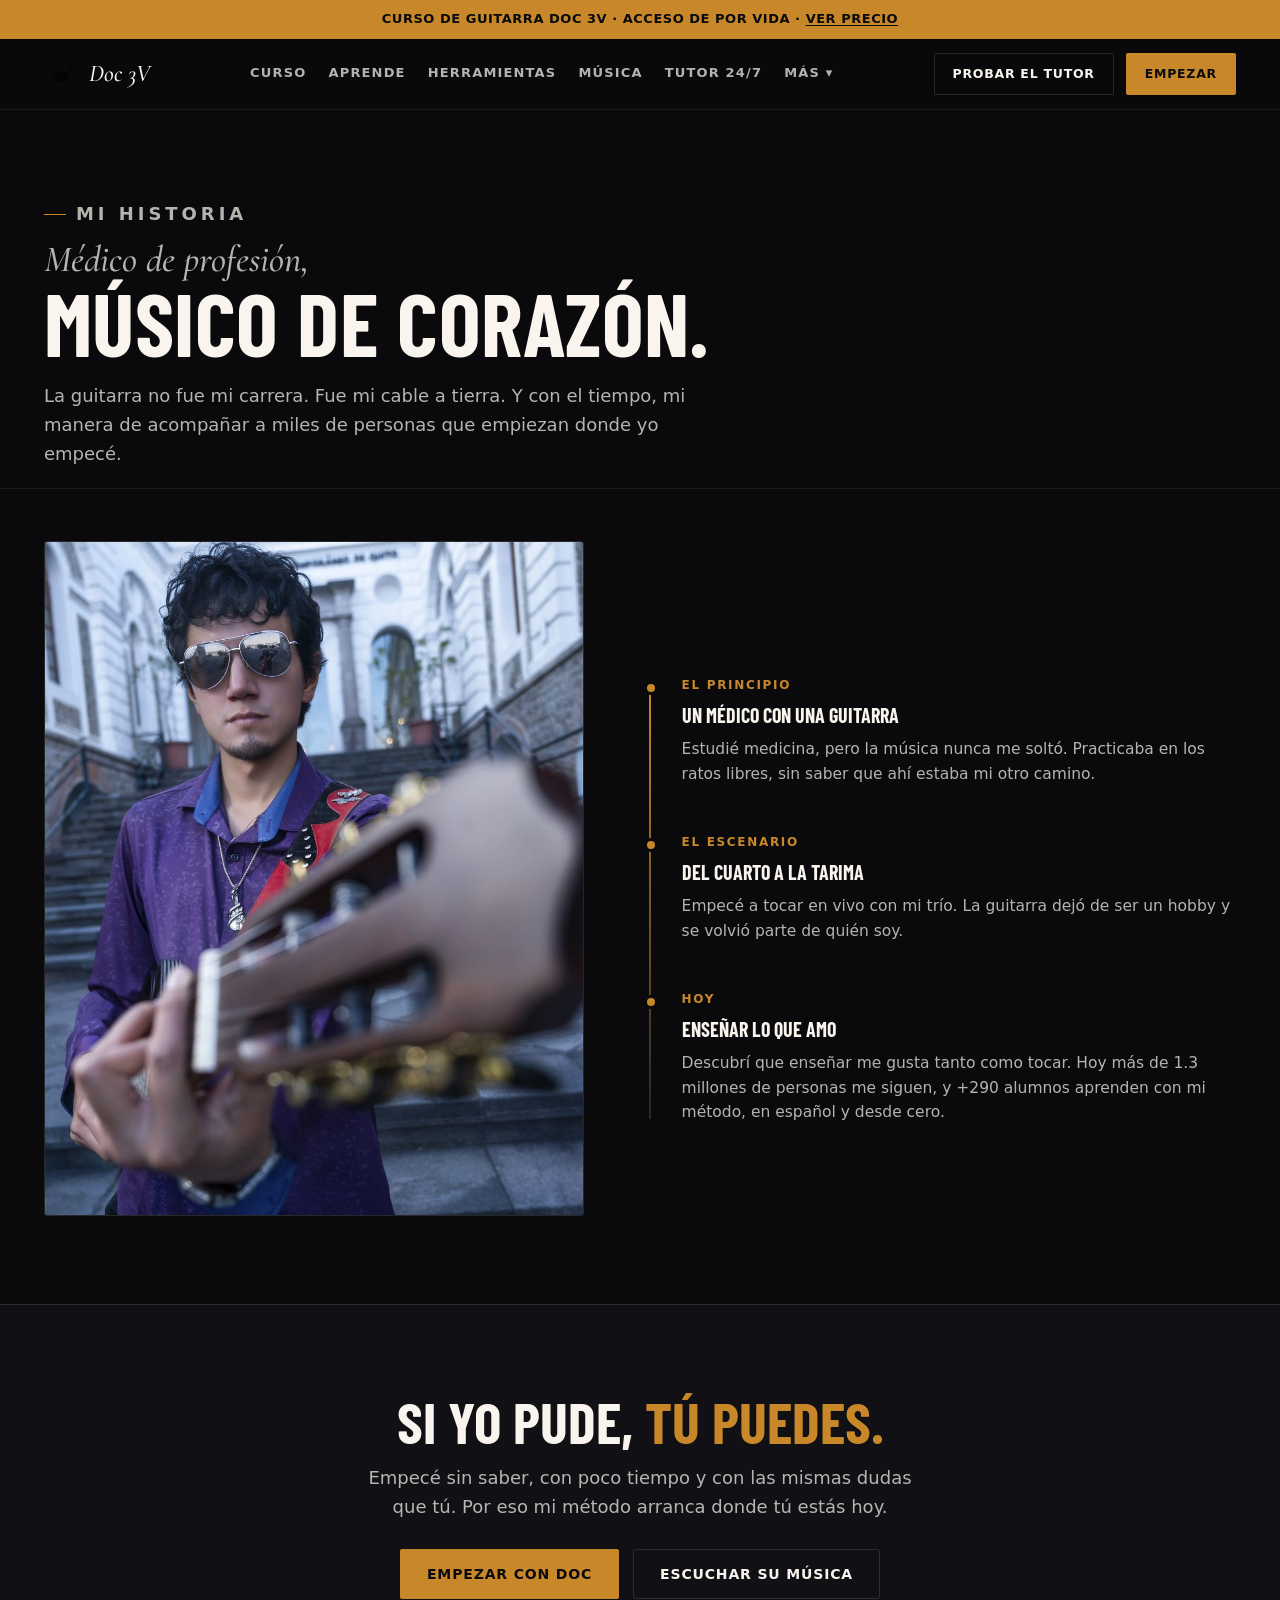
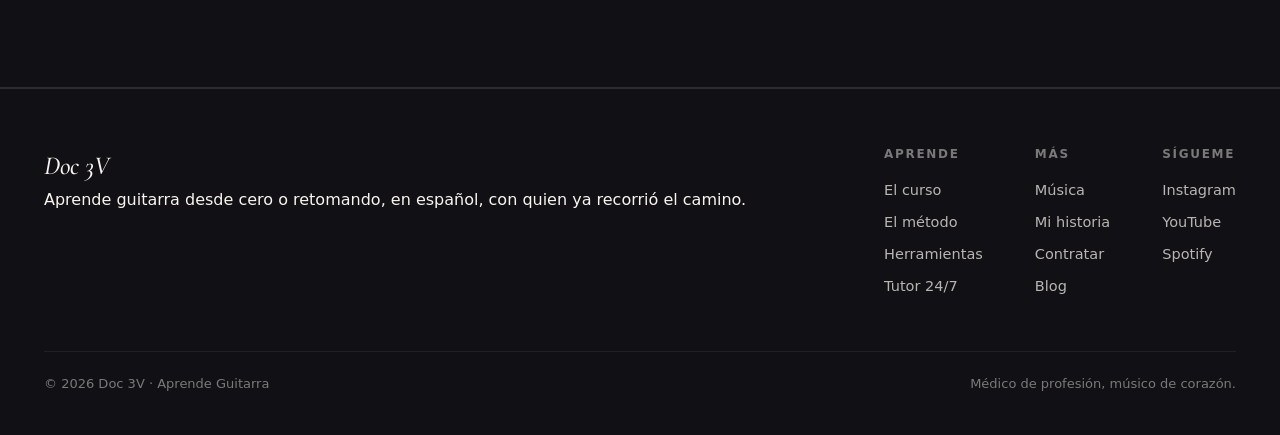
<file: historia.html>
<!DOCTYPE html>
<html lang="es">
<head>
<meta charset="utf-8">
<meta name="viewport" content="width=device-width, initial-scale=1, maximum-scale=1, viewport-fit=cover">
<meta name="robots" content="noindex, nofollow">
<title>Mi historia | Doc 3V — de la consulta médica al escenario</title>
<meta name="description" content="La historia de Doc 3V: médico de profesión, músico de corazón. De la medicina a la guitarra, y de ahí a enseñar en español a más de 1.3 millones de personas.">
<link rel="canonical" href="https://cgallardo-dev.github.io/doc3v-preview/historia.html">
<meta name="theme-color" content="#0A0A0C"><link rel="icon" href="assets/img/logo.png">
<meta property="og:type" content="profile"><meta property="og:site_name" content="Doc 3V">
<meta property="og:title" content="Mi historia — Doc 3V"><meta property="og:description" content="Médico de profesión, músico de corazón. De la consulta al escenario, y de ahí a enseñarte.">
<meta property="og:url" content="https://cgallardo-dev.github.io/doc3v-preview/historia.html"><meta property="og:image" content="https://cgallardo-dev.github.io/doc3v-preview/assets/img/about.jpg"><meta property="og:locale" content="es_LA">
<meta name="twitter:card" content="summary_large_image"><meta name="twitter:image" content="https://cgallardo-dev.github.io/doc3v-preview/assets/img/about.jpg">
<link rel="stylesheet" href="assets/styles.css">
</head>
<body>

<div class="ann">Curso de guitarra Doc 3V · Acceso de por vida · <a href="index.html#precio">Ver precio</a></div>
<header>
  <div class="wrap bar">
    <a class="brand" href="index.html" aria-label="Doc 3V, inicio"><img src="assets/img/logo.png" alt="" width="34" height="34"> Doc 3V</a>
    <nav class="main" aria-label="Principal">
      <a href="index.html#precio">Curso</a>
      <a href="index.html#aprende">Aprende</a>
      <a href="index.html#herramientas">Herramientas</a>
      <a href="index.html#musica">Música</a>
      <a href="index.html#tutor">Tutor 24/7</a>
      <div class="more"><button type="button" aria-haspopup="true">Más ▾</button><div class="more-menu"><a href="historia.html" aria-current="page">Mi historia</a><a href="contratar.html">Contratar</a><a href="blog.html">Blog</a></div></div>
    </nav>
    <div class="hdr-cta"><a class="btn btn-line btn-sm" href="index.html#tutor">Probar el tutor</a><a class="btn btn-gold btn-sm" href="index.html#precio">Empezar</a></div>
  </div>
</header>

<main>
  <section class="page-hero">
    <div class="wrap">
      <p class="eyebrow">Mi historia</p>
      <h1><span class="k">Médico de profesión,</span>Músico de corazón.</h1>
      <p>La guitarra no fue mi carrera. Fue mi cable a tierra. Y con el tiempo, mi manera de acompañar a miles de personas que empiezan donde yo empecé.</p>
    </div>
  </section>

  <section style="padding-top:52px">
    <div class="wrap split rev">
      <figure class="reveal"><img src="assets/img/about.jpg" alt="Retrato de Doc 3V con lentes y guitarra en el centro histórico de Quito" width="1000" height="1000" loading="lazy"></figure>
      <div class="reveal">
        <div class="timeline">
          <div class="tl"><p class="yr">El principio</p><h3>Un médico con una guitarra</h3><p>Estudié medicina, pero la música nunca me soltó. Practicaba en los ratos libres, sin saber que ahí estaba mi otro camino.</p></div>
          <div class="tl"><p class="yr">El escenario</p><h3>Del cuarto a la tarima</h3><p>Empecé a tocar en vivo con mi trío. La guitarra dejó de ser un hobby y se volvió parte de quién soy.</p></div>
          <div class="tl"><p class="yr">Hoy</p><h3>Enseñar lo que amo</h3><p>Descubrí que enseñar me gusta tanto como tocar. Hoy más de 1.3 millones de personas me siguen, y +290 alumnos aprenden con mi método, en español y desde cero.</p></div>
        </div>
      </div>
    </div>
  </section>

  <section class="band">
    <div class="wrap band-in reveal">
      <h2>Si yo pude, <span class="g">tú puedes.</span></h2>
      <p>Empecé sin saber, con poco tiempo y con las mismas dudas que tú. Por eso mi método arranca donde tú estás hoy.</p>
      <div class="cta mid"><a class="btn btn-gold" href="index.html#precio">Empezar con Doc</a><a class="btn btn-line" href="index.html#musica">Escuchar su música</a></div>
    </div>
  </section>
</main>

<footer>
  <div class="wrap">
    <div class="f-grid">
      <div><div class="f-brand">Doc 3V</div><p>Aprende guitarra desde cero o retomando, en español, con quien ya recorrió el camino.</p></div>
      <div class="f-links">
        <div><h4>Aprende</h4><a href="index.html#precio">El curso</a><a href="index.html#aprende">El método</a><a href="index.html#herramientas">Herramientas</a><a href="index.html#tutor">Tutor 24/7</a></div>
        <div><h4>Más</h4><a href="index.html#musica">Música</a><a href="historia.html">Mi historia</a><a href="contratar.html">Contratar</a><a href="blog.html">Blog</a></div>
        <div><h4>Sígueme</h4><a href="#">Instagram</a><a href="#">YouTube</a><a href="#">Spotify</a></div>
      </div>
    </div>
    <div class="f-bot"><span>&copy; <span id="yr">2026</span> Doc 3V · Aprende Guitarra</span><span>Médico de profesión, músico de corazón.</span></div>
  </div>
</footer>
<script src="assets/app.js" defer></script>
</body>
</html>
</file>
<file: assets/styles.css>
/* Doc 3V — hoja de estilos compartida (una sola, cacheada en todas las páginas).
   Un ingeniero centraliza el estilo; la IA riega 1.200 estilos en línea por la página. */

@font-face{font-family:'Barlow C';font-weight:600;font-style:normal;font-display:swap;src:url('fonts/barlow-600.woff2') format('woff2')}
@font-face{font-family:'Barlow C';font-weight:700;font-style:normal;font-display:swap;src:url('fonts/barlow-700.woff2') format('woff2')}
@font-face{font-family:'Cormorant';font-weight:500 600;font-style:italic;font-display:swap;src:url('fonts/cormorant-italic.woff2') format('woff2')}

:root{
  --ink:#0A0A0C;--ink-2:#101015;--panel:#15151C;--panel-2:#1B1B24;
  --cream:#F9F5EE;--cream-70:rgba(249,245,238,.72);--cream-45:rgba(249,245,238,.46);
  --gold:#C8882A;--gold-bright:#E0A23B;--green:#3fd07a;
  --line:rgba(249,245,238,.12);--line-2:rgba(249,245,238,.07);
  --maxw:1240px;--ease:cubic-bezier(.16,1,.3,1);
  --sans:'Segoe UI',system-ui,-apple-system,Roboto,Helvetica,Arial,sans-serif;
}
*,*::before,*::after{box-sizing:border-box;margin:0;padding:0}
html{scroll-behavior:smooth;-webkit-text-size-adjust:100%;text-size-adjust:100%}
body{font-family:var(--sans);background:var(--ink);color:var(--cream);line-height:1.6;-webkit-font-smoothing:antialiased;overflow-x:hidden}
img{max-width:100%;display:block}
a{color:inherit;text-decoration:none}
.wrap{max-width:var(--maxw);margin:0 auto;padding:0 24px}
.sr-only{position:absolute;width:1px;height:1px;overflow:hidden;clip:rect(0 0 0 0);white-space:nowrap}
::selection{background:var(--gold);color:var(--ink)}
.disp{font-family:'Barlow C',var(--sans);text-transform:uppercase;letter-spacing:.01em;line-height:.92;font-weight:700}
.serif{font-family:'Cormorant',Georgia,serif;font-style:italic;font-weight:500}
.g{color:var(--gold)}

/* announcement */
.ann{background:var(--gold);color:var(--ink);text-align:center;font-size:13px;font-weight:700;letter-spacing:.04em;padding:9px 16px;text-transform:uppercase}
.ann a{text-decoration:underline;text-underline-offset:2px}

/* header + nav */
header{position:sticky;top:0;z-index:60;background:rgba(10,10,12,.86);backdrop-filter:blur(14px);border-bottom:1px solid var(--line-2)}
.bar{display:flex;align-items:center;justify-content:space-between;height:70px;gap:20px}
.brand{display:flex;align-items:center;gap:11px;font-family:'Cormorant',serif;font-style:italic;font-size:24px;color:var(--cream);white-space:nowrap}
.brand img{height:34px;width:auto}
nav.main{display:flex;gap:22px;align-items:center}
nav.main a{font-size:13px;font-weight:600;letter-spacing:.09em;text-transform:uppercase;color:var(--cream-70);transition:color .2s;position:relative}
nav.main a:hover,nav.main a[aria-current=page]{color:var(--gold-bright)}
nav.main a[aria-current=page]::after{content:"";position:absolute;left:0;right:0;bottom:-6px;height:2px;background:var(--gold)}
.more{position:relative}
.more>button{font:inherit;font-size:13px;font-weight:600;letter-spacing:.09em;text-transform:uppercase;color:var(--cream-70);background:none;border:0;cursor:pointer;display:flex;align-items:center;gap:5px}
.more>button:hover{color:var(--gold-bright)}
.more-menu{position:absolute;top:calc(100% + 14px);right:0;min-width:190px;background:var(--panel);border:1px solid var(--line);border-radius:10px;padding:8px;display:none;flex-direction:column;box-shadow:0 20px 50px -20px rgba(0,0,0,.7)}
.more:hover .more-menu,.more:focus-within .more-menu{display:flex}
.more-menu a{padding:10px 12px;border-radius:7px;font-size:13px;letter-spacing:.06em;color:var(--cream-70)}
.more-menu a:hover{background:var(--panel-2);color:var(--cream)}
.hdr-cta{display:flex;align-items:center;gap:12px}

/* menú de cuenta del header (aparece con sesión; patrón NotorAI: avatar+nombre → desplegable) */
.acct{position:relative}
.acct-btn{display:flex;align-items:center;gap:8px;background:rgba(200,136,42,.10);border:1px solid rgba(200,136,42,.32);
  border-radius:40px;padding:4px 11px 4px 4px;cursor:pointer;color:var(--cream);font:inherit}
.acct-btn:hover{background:rgba(200,136,42,.18)}
.acct-av{width:28px;height:28px;border-radius:50%;background:var(--gold);color:var(--ink);display:grid;place-items:center;font-weight:700;font-size:13px}
.acct-name{font-size:13px;font-weight:700;color:var(--gold-bright);max-width:110px;overflow:hidden;text-overflow:ellipsis;white-space:nowrap}
.acct-menu{position:absolute;top:calc(100% + 8px);right:0;min-width:224px;background:var(--panel);border:1px solid var(--line);
  border-radius:14px;padding:6px;box-shadow:0 22px 50px -20px rgba(0,0,0,.8);z-index:200}
.acct-head{padding:10px 12px;border-bottom:1px solid var(--line-2);margin-bottom:4px}
.acct-head b{display:block;font-size:13px;color:var(--cream)}
.acct-head span{font-size:11px;color:var(--cream-45)}
.acct-menu a,.acct-menu button{display:flex;align-items:center;gap:10px;width:100%;text-align:left;font:inherit;font-size:13px;
  color:var(--cream-70);background:none;border:0;cursor:pointer;padding:10px 12px;border-radius:9px;text-transform:none;letter-spacing:0}
.acct-menu a:hover,.acct-menu button:hover{background:var(--panel-2);color:var(--cream)}
.acct-app{color:var(--gold-bright)!important;font-weight:600}
.acct-ic{font-size:15px}
.acct-logout{color:#f87171!important}
.nav-toggle{display:none;flex-direction:column;justify-content:center;gap:5px;width:42px;height:40px;padding:0 10px;background:none;border:1px solid var(--line);border-radius:10px;cursor:pointer}
.nav-toggle span{display:block;height:2px;width:100%;background:var(--cream);border-radius:2px}

/* Menú móvil = drawer lateral izquierdo (estilo NotorAI) */
.drawer-bg{position:fixed;inset:0;background:rgba(0,0,0,.55);z-index:110;opacity:0;visibility:hidden;transition:opacity .28s,visibility .28s}
.drawer-bg.open{opacity:1;visibility:visible}
.mobile-menu{position:fixed;top:0;left:0;bottom:0;width:82%;max-width:310px;z-index:120;background:var(--panel);border-right:1px solid var(--line);padding:20px 22px 28px;display:flex;flex-direction:column;gap:2px;transform:translateX(-101%);transition:transform .3s var(--ease);overflow-y:auto;box-shadow:24px 0 60px -20px rgba(0,0,0,.7)}
.mobile-menu.open{transform:translateX(0)}
.mm-top{display:flex;align-items:center;justify-content:space-between;margin-bottom:14px;padding-bottom:14px;border-bottom:1px solid var(--line-2)}
.mm-brand{font-family:'Cormorant',serif;font-style:italic;font-size:22px;color:var(--cream)}
.mm-close{background:none;border:0;color:var(--cream-70);font-size:20px;cursor:pointer;padding:4px 8px;line-height:1}
.mm-close:hover{color:var(--cream)}
.mobile-menu a:not(.btn){padding:14px 2px;font-size:14px;font-weight:600;letter-spacing:.07em;text-transform:uppercase;color:var(--cream-70);border-bottom:1px solid var(--line-2)}
.mobile-menu a:not(.btn):hover,.mobile-menu a:not(.btn):active{color:var(--gold-bright)}
.mobile-menu .btn{margin-top:18px;justify-content:center;width:100%}
@media(max-width:1040px){nav.main{display:none}.nav-toggle{display:flex}.bar{justify-content:flex-start;gap:14px}.brand{margin-right:auto}}
@media(min-width:1041px){.mobile-menu,.drawer-bg{display:none!important}}
@media(max-width:560px){.hdr-cta .btn-line{display:none}.lg-only{display:none}.acct-name{display:none}.acct-btn{gap:5px;padding-right:9px}}

/* buttons */
.btn{display:inline-flex;align-items:center;justify-content:center;gap:9px;height:50px;padding:0 26px;border-radius:2px;font-weight:700;font-size:14px;letter-spacing:.06em;text-transform:uppercase;cursor:pointer;border:1px solid transparent;transition:transform .12s var(--ease),background .2s,color .2s,border-color .2s;white-space:nowrap}
.btn:active{transform:translateY(1px)}
.btn:focus-visible{outline:2px solid var(--gold-bright);outline-offset:3px}
.btn-gold{background:var(--gold);color:var(--ink)}.btn-gold:hover{background:var(--gold-bright)}
.btn-line{background:transparent;color:var(--cream);border-color:var(--line)}.btn-line:hover{border-color:var(--gold);color:var(--gold-bright)}
.btn-sm{height:42px;padding:0 18px;font-size:12.5px}

.eyebrow{font-size:12px;font-weight:600;letter-spacing:.22em;text-transform:uppercase;color:var(--gold);display:flex;align-items:center;gap:10px}
.eyebrow::before{content:"";width:22px;height:1px;background:var(--gold)}
.center{text-align:center;margin-left:auto;margin-right:auto}
.center .eyebrow{justify-content:center}
.cta{display:flex;gap:14px;flex-wrap:wrap;margin-top:28px}
.cta.mid{justify-content:center}

/* section shell */
section{padding:88px 0}
.sec-head{max-width:54ch}
.sec-head h2{font-family:'Barlow C',var(--sans);font-weight:700;text-transform:uppercase;font-size:clamp(32px,4.6vw,56px);line-height:.98;letter-spacing:.005em}
.sec-head .k{font-family:'Cormorant',serif;font-style:italic;font-size:clamp(26px,3.4vw,38px);color:var(--cream-70);font-weight:500;text-transform:none}
.sec-head p{color:var(--cream-70);font-size:18px;margin-top:16px}

/* HOME hero */
.hero{position:relative;padding:56px 0 0}
.hero-grid{display:grid;grid-template-columns:1fr 1.02fr;gap:48px;align-items:center}
.hero .serif-k{font-size:clamp(30px,4vw,52px);color:var(--cream);display:block;margin:16px 0 -6px;line-height:1}
.hero h1{margin:0}
.hero .big{font-size:clamp(72px,12vw,158px);color:var(--gold);display:block}
.hero .with{font-family:'Cormorant',serif;font-style:italic;font-size:clamp(24px,3vw,34px);color:var(--cream);margin-top:6px}
.hero .quote{color:var(--cream-45);font-family:'Cormorant',serif;font-style:italic;font-size:19px;margin-top:16px}
.hero .lead{font-size:18px;color:var(--cream-70);max-width:44ch;margin-top:18px}
.hero .lead b{color:var(--cream);font-weight:700}
.hero-photo{position:relative;aspect-ratio:16/11;border-radius:3px;overflow:hidden;border:1px solid var(--line)}
.hero-photo img{width:100%;height:100%;object-fit:cover;object-position:center 30%}
.hero-photo::after{content:"";position:absolute;inset:0;background:linear-gradient(90deg,var(--ink) 0%,transparent 22%),linear-gradient(0deg,rgba(10,10,12,.35),transparent 40%)}
@media(max-width:880px){.hero{padding:32px 0 0}.hero-grid{grid-template-columns:1fr;gap:26px}.hero-photo{order:-1;aspect-ratio:4/3}.hero-photo::after{background:linear-gradient(0deg,var(--ink) 2%,transparent 45%)}}

/* interior page hero */
.page-hero{padding:72px 0 20px;border-bottom:1px solid var(--line-2)}
.page-hero .eyebrow{margin-bottom:14px}
.page-hero h1{font-family:'Barlow C',var(--sans);font-weight:700;text-transform:uppercase;font-size:clamp(42px,7vw,88px);line-height:.94;letter-spacing:.005em}
.page-hero h1 .k{display:block;font-family:'Cormorant',serif;font-style:italic;font-weight:500;text-transform:none;font-size:.42em;color:var(--cream-70);letter-spacing:0;margin-bottom:4px}
.page-hero p{color:var(--cream-70);font-size:18px;margin-top:18px;max-width:56ch}

/* stats */
.stats{border-top:1px solid var(--line);border-bottom:1px solid var(--line);margin-top:52px;background:linear-gradient(180deg,var(--ink-2),var(--ink))}
.stats-in{display:grid;grid-template-columns:repeat(5,1fr)}
.stat{padding:26px 20px;text-align:center;border-right:1px solid var(--line-2)}
.stat:last-child{border-right:none}
.stat b{font-family:'Barlow C',var(--sans);font-weight:700;font-size:clamp(30px,3.4vw,42px);color:var(--cream);display:block;line-height:1}
.stat span{font-size:11.5px;letter-spacing:.14em;text-transform:uppercase;color:var(--cream-45);margin-top:8px;display:block}
.stat b .u{color:var(--gold)}
@media(max-width:760px){.stats-in{grid-template-columns:repeat(2,1fr)}.stat:nth-child(2){border-right:none}.stat{border-bottom:1px solid var(--line-2)}.stat:nth-child(5){grid-column:1/-1}}

/* HOME explore cards (cada tarjeta = una puerta a una página real) */
.explore{display:grid;grid-template-columns:repeat(3,1fr);gap:16px;margin-top:44px}
.xcard{position:relative;border:1px solid var(--line);border-radius:14px;background:var(--panel);padding:28px 26px;display:flex;flex-direction:column;gap:8px;min-height:190px;transition:transform .25s var(--ease),border-color .25s,background .25s;overflow:hidden}
.xcard:hover{transform:translateY(-5px);border-color:var(--gold);background:var(--panel-2)}
.xcard .ic{width:30px;height:30px;stroke:var(--gold);fill:none;stroke-width:1.6}
.xcard h3{font-family:'Barlow C',var(--sans);text-transform:uppercase;font-size:22px;font-weight:700}
.xcard p{color:var(--cream-70);font-size:14.5px;flex:1}
.xcard .go{font-size:12.5px;font-weight:700;letter-spacing:.08em;text-transform:uppercase;color:var(--gold-bright)}
.xcard.wide{grid-column:span 2}
@media(max-width:900px){.explore{grid-template-columns:1fr 1fr}.xcard.wide{grid-column:span 2}}
@media(max-width:560px){.explore{grid-template-columns:1fr}.xcard.wide{grid-column:span 1}}

/* media split (reusable: image + text) */
.split{display:grid;grid-template-columns:1.05fr .95fr;gap:56px;align-items:center}
.split.rev{grid-template-columns:.95fr 1.05fr}
.split figure{border-radius:3px;overflow:hidden;border:1px solid var(--line);aspect-ratio:4/5}
.split figure img{width:100%;height:100%;object-fit:cover}
.split .k{font-family:'Cormorant',serif;font-style:italic;font-size:clamp(26px,3.4vw,40px);color:var(--cream);line-height:1.2}
.split p{color:var(--cream-70);font-size:17px;margin-top:16px;max-width:52ch}
@media(max-width:880px){.split,.split.rev{grid-template-columns:1fr;gap:30px}.split figure{aspect-ratio:4/5;order:-1;max-width:420px;margin:0 auto;width:100%}}

/* numbered rows */
.rows{margin-top:28px;display:flex;flex-direction:column;gap:2px}
.rows .row{display:grid;grid-template-columns:auto 1fr;gap:18px;padding:20px 0;border-top:1px solid var(--line)}
.rows .row:last-child{border-bottom:1px solid var(--line)}
.rows .n{font-family:'Barlow C',var(--sans);font-weight:700;font-size:22px;color:var(--gold);line-height:1.1}
.rows h3{font-size:18px;font-weight:700}
.rows p{color:var(--cream-70);font-size:15px;margin-top:4px}

/* tools */
.tools-grid{display:grid;grid-template-columns:repeat(6,1fr);gap:12px;margin-top:40px}
.tool{display:flex;flex-direction:column;align-items:center;gap:12px;padding:24px 12px;border:1px solid var(--line);border-radius:10px;background:var(--panel);text-align:center;transition:transform .2s var(--ease),border-color .2s}
.tool:hover{transform:translateY(-4px);border-color:var(--gold)}
.tool svg{width:26px;height:26px;stroke:var(--gold);fill:none;stroke-width:1.6}
.tool b{font-size:13.5px;font-weight:600}.tool span{font-size:11px;color:var(--cream-45)}
@media(max-width:900px){.tools-grid{grid-template-columns:repeat(3,1fr)}}
@media(max-width:520px){.tools-grid{grid-template-columns:repeat(2,1fr)}}

/* metrónomo */
.metro{margin-top:26px;display:grid;grid-template-columns:1fr 1fr;border:1px solid var(--line);border-radius:14px;overflow:hidden;background:var(--panel)}
.metro-left{padding:34px 32px;border-right:1px solid var(--line);display:flex;flex-direction:column;justify-content:center}
.metro-badge{font-size:11px;letter-spacing:.16em;text-transform:uppercase;color:var(--gold);font-weight:700;margin-bottom:6px}
.metro-left h3{font-family:'Barlow C',var(--sans);text-transform:uppercase;font-size:30px;font-weight:700;line-height:1}
.metro-left p{color:var(--cream-70);font-size:14.5px;margin-top:10px;max-width:34ch}
.metro-free{margin-top:16px;display:inline-flex;align-items:center;gap:8px;font-size:12.5px;color:var(--green);font-weight:600}
.metro-right{padding:30px 32px;display:flex;flex-direction:column;align-items:center;gap:18px;background:var(--panel-2)}
.beats{display:flex;gap:10px;height:26px;align-items:center}
.beat{width:14px;height:14px;border-radius:50%;background:var(--line);transition:transform .06s,background .06s}
.beat.acc{width:16px;height:16px}
.beat.on{background:var(--gold-bright);transform:scale(1.5)}
.bpm-display{font-family:'Barlow C',var(--sans);font-weight:700;font-size:64px;line-height:1;color:var(--cream)}
.bpm-display small{font-size:16px;color:var(--cream-45);letter-spacing:.1em}
.metro-slider{width:100%;max-width:320px;-webkit-appearance:none;appearance:none;height:4px;border-radius:2px;background:var(--line);outline:none}
.metro-slider::-webkit-slider-thumb{-webkit-appearance:none;width:20px;height:20px;border-radius:50%;background:var(--gold);cursor:pointer;border:3px solid var(--panel-2)}
.metro-slider::-moz-range-thumb{width:20px;height:20px;border-radius:50%;background:var(--gold);cursor:pointer;border:3px solid var(--panel-2)}
.metro-row{display:flex;gap:8px;flex-wrap:wrap;justify-content:center}
.pill{font-size:12px;font-weight:600;color:var(--cream-70);background:transparent;border:1px solid var(--line);border-radius:16px;padding:7px 12px;cursor:pointer;transition:.2s}
.pill:hover,.pill.sel{border-color:var(--gold);color:var(--gold-bright)}
.metro-ctrls{display:flex;gap:10px;align-items:center}
@media(max-width:760px){.metro{grid-template-columns:1fr}.metro-left{border-right:none;border-bottom:1px solid var(--line)}}

/* acordes */
.chord-grid{display:grid;grid-template-columns:repeat(4,1fr);gap:16px;margin-top:40px}
.chord{border:1px solid var(--line);border-radius:12px;background:var(--panel);padding:22px;display:flex;flex-direction:column;align-items:center;gap:8px}
.chord svg{width:96px;height:120px}
.chord b{font-family:'Barlow C',var(--sans);font-weight:700;font-size:22px}
.chord span{font-family:'Space Mono',monospace;font-size:12px;color:var(--cream-45);letter-spacing:.05em}
.prog{margin-top:30px;text-align:center;padding:26px;border:1px dashed var(--line);border-radius:12px}
.prog .lbl{font-size:12px;letter-spacing:.14em;text-transform:uppercase;color:var(--gold);font-weight:700}
.prog .seq{font-family:'Barlow C',var(--sans);font-weight:700;font-size:clamp(28px,4vw,42px);margin-top:8px;letter-spacing:.04em}
.prog .seq span{color:var(--gold)}
.prog p{color:var(--cream-70);font-size:15px;margin-top:8px}
@media(max-width:820px){.chord-grid{grid-template-columns:repeat(2,1fr)}}

/* música / spotify */
.spot{border-radius:14px;overflow:hidden;border:1px solid var(--line);min-height:352px;background:var(--panel)}
.spot iframe{width:100%;height:352px;border:0;display:block}

/* bot */
.bot-wrap{background:radial-gradient(120% 90% at 50% -10%,rgba(200,136,42,.10),transparent 55%)}
.bot-head{text-align:center;max-width:46ch;margin:0 auto 40px}
.bot-head h2{font-family:'Barlow C',var(--sans);font-weight:700;text-transform:uppercase;font-size:clamp(32px,4.6vw,54px);line-height:1}
.bot-head p{color:var(--cream-70);font-size:17.5px;margin-top:14px}
.bot-head .tag{display:inline-flex;align-items:center;gap:8px;font-size:12px;letter-spacing:.16em;text-transform:uppercase;color:var(--gold);margin-bottom:14px;font-weight:600}
.bot-head .tag .dot{width:8px;height:8px;border-radius:50%;background:var(--green);box-shadow:0 0 0 4px rgba(63,208,122,.18)}
.chat{max-width:720px;margin:0 auto;background:var(--panel);border:1px solid var(--line);border-radius:12px;overflow:hidden;box-shadow:0 30px 80px -30px rgba(0,0,0,.7)}
.chat-top{display:flex;align-items:center;gap:12px;padding:16px 20px;border-bottom:1px solid var(--line);background:var(--panel-2)}
.chat-top .av{width:40px;height:40px;border-radius:50%;border:1px solid var(--gold);overflow:hidden}
.chat-top .av img{width:100%;height:100%;object-fit:cover}
.chat-top .who b{display:block;font-size:15px;font-weight:700}
.chat-top .who span{display:block;font-size:12px;color:var(--green)}
.chat-log{padding:22px 20px;display:flex;flex-direction:column;gap:14px;max-height:420px;overflow-y:auto}
/* bot como split: texto+beneficios a la izquierda, chat a la derecha (mata el cajón vacío) */
.bot-split{display:grid;grid-template-columns:.92fr 1.08fr;gap:52px;align-items:center;margin-top:8px}
.bot-benefits{margin-top:26px;display:flex;flex-direction:column;gap:2px}
.bot-benefits .brow{display:grid;grid-template-columns:auto 1fr;gap:16px;padding:18px 0;border-top:1px solid var(--line)}
.bot-benefits .brow:last-child{border-bottom:1px solid var(--line)}
.bot-benefits svg{width:24px;height:24px;stroke:var(--gold);fill:none;stroke-width:1.7;margin-top:2px}
.bot-benefits h3{font-size:17px;font-weight:700}
.bot-benefits p{color:var(--cream-70);font-size:14.5px;margin-top:3px}
@media(max-width:900px){.bot-split{grid-template-columns:1fr;gap:32px}}
.msg{max-width:82%;padding:13px 16px;border-radius:14px;font-size:15px;line-height:1.55;animation:pop .3s var(--ease)}
@keyframes pop{from{opacity:0;transform:translateY(8px)}to{opacity:1;transform:none}}
.msg.user{align-self:flex-end;background:var(--gold);color:var(--ink);font-weight:600;border-bottom-right-radius:4px}
.msg.bot{align-self:flex-start;background:var(--panel-2);border:1px solid var(--line);border-bottom-left-radius:4px}
.msg.bot .cite{margin-top:12px;display:inline-flex;align-items:center;gap:9px;padding:9px 13px;background:rgba(200,136,42,.12);border:1px solid rgba(200,136,42,.35);border-radius:8px;color:var(--gold-bright);font-size:13px;font-weight:700;cursor:pointer;transition:background .2s}
.msg.bot .cite:hover{background:rgba(200,136,42,.2)}
.msg.bot .cite .play{width:22px;height:22px;border-radius:50%;background:var(--gold);color:var(--ink);display:grid;place-items:center;font-size:11px}
.typing{align-self:flex-start;display:flex;gap:5px;padding:15px 18px;background:var(--panel-2);border:1px solid var(--line);border-radius:14px;border-bottom-left-radius:4px}
.typing i{width:7px;height:7px;border-radius:50%;background:var(--cream-45);animation:blink 1.2s infinite}
.typing i:nth-child(2){animation-delay:.2s}.typing i:nth-child(3){animation-delay:.4s}
@keyframes blink{0%,60%,100%{opacity:.3}30%{opacity:1}}
.chat-ask{padding:16px 20px;border-top:1px solid var(--line);background:var(--panel-2)}
.free-hint{margin:10px 0 0;font-size:12.5px;color:var(--cream-45);letter-spacing:.02em}
.free-hint[hidden]{display:none}
.chips.is-busy{opacity:.5;pointer-events:none}
.chip:disabled{opacity:.4;cursor:not-allowed}
.chat-ask .label{font-size:12px;letter-spacing:.1em;text-transform:uppercase;color:var(--cream-45);margin-bottom:11px}
.chat-ask .ask-form+.label{margin-top:15px}
/* campo de pregunta libre (lo que convierte el demo en un bot de verdad) */
.ask-form{display:flex;align-items:center;gap:9px}
/* 16px NO es capricho: Safari en iPhone hace zoom automatico al enfocar un
   campo con letra menor a 16px, y el demo se ve descuadrado en el celular. */
.ask-input{flex:1;min-width:0;font:inherit;font-size:16px;color:var(--cream);background:var(--panel);border:1px solid var(--line);border-radius:22px;padding:11px 16px;transition:border-color .2s,box-shadow .2s}
.ask-input::placeholder{color:var(--cream-45)}
.ask-input:focus{outline:none;border-color:var(--gold);box-shadow:0 0 0 3px rgba(200,136,42,.16)}
.ask-input[readonly]{color:var(--cream-45);cursor:default}
.ask-send{flex:none;width:40px;height:40px;border-radius:50%;border:0;background:var(--gold);color:var(--ink);font-size:17px;font-weight:700;line-height:1;cursor:pointer;display:grid;place-items:center;transition:.2s}
.ask-send:hover:not(:disabled){background:var(--gold-bright)}
.ask-send:focus-visible{outline:2px solid var(--gold-bright);outline-offset:2px}
.ask-send:disabled{opacity:.38;cursor:default}
.chips{display:flex;flex-wrap:wrap;gap:9px}
/* mientras el tutor responde apagamos los chips con clase, no con [disabled]:
   así el foco del teclado no se pierde a mitad de la conversación */
.chips.is-busy .chip{opacity:.32;pointer-events:none}
.chip{font-size:13.5px;font-weight:600;color:var(--cream);background:transparent;border:1px solid var(--line);border-radius:20px;padding:9px 15px;cursor:pointer;transition:.2s;text-align:left}
.chip:hover:not(:disabled){border-color:var(--gold);color:var(--gold-bright)}
.chip:disabled{opacity:.32;cursor:default}
.bot-note{text-align:center;color:var(--cream-45);font-size:13.5px;margin-top:22px}

/* precio */
.price-grid{display:grid;grid-template-columns:1fr 1.6fr;gap:18px;margin-top:44px;align-items:stretch}
.price-main{border:1px solid var(--gold);border-radius:16px;background:linear-gradient(180deg,rgba(200,136,42,.1),var(--panel));padding:34px 32px;display:flex;flex-direction:column;gap:6px}
.price-side{border:1px solid var(--line);border-radius:16px;background:var(--panel);padding:34px 32px;display:flex;flex-direction:column;gap:8px}
.badge{align-self:flex-start;font-size:11px;letter-spacing:.12em;text-transform:uppercase;color:var(--ink);background:var(--gold);font-weight:700;padding:5px 11px;border-radius:20px;margin-bottom:8px}
.badge-free{background:var(--green)}
.free-line{font-size:13.5px;color:var(--cream-70)}
.price-alt{margin-top:22px;text-align:center;font-size:14px;color:var(--cream-70)}
.price-alt a{color:var(--gold-bright);font-weight:600}
.price-alt span{color:var(--cream-45)}
.pn{font-family:'Barlow C',var(--sans);text-transform:uppercase;font-weight:700;font-size:23px;line-height:1}
.pn2{font-size:12px;letter-spacing:.14em;text-transform:uppercase;color:var(--cream-45);font-weight:700}
.price-row{display:flex;align-items:baseline;gap:14px;margin:8px 0 2px}
.price-row2{display:flex;align-items:baseline;gap:12px;margin:6px 0}
.was{font-family:'Barlow C',var(--sans);font-weight:600;font-size:26px;color:var(--cream-45);text-decoration:line-through}
.now{font-family:'Barlow C',var(--sans);font-weight:700;font-size:58px;line-height:1;color:var(--cream)}
.now small{font-size:18px;color:var(--cream-45);font-weight:400}
.now2{font-family:'Barlow C',var(--sans);font-weight:700;font-size:38px;line-height:1;color:var(--cream)}
.now2 small{font-size:14px;color:var(--cream-45);font-weight:400}
.save{font-size:13.5px;color:var(--gold-bright);font-weight:600}
.price-main ul{list-style:none;margin:16px 0 20px;display:flex;flex-direction:column;gap:11px}
.price-main li{font-size:15px;color:var(--cream-70);display:flex;gap:11px}.price-main li::before{content:"✓";color:var(--gold);font-weight:700}
.price-main .btn,.price-side .btn{width:100%}
.guarantee{font-size:13px;color:var(--cream-45);margin-top:12px;text-align:center}
.price-side p{font-size:14.5px;color:var(--cream-70);margin-top:2px}.price-side .btn{margin-top:auto}
.price-side ul{list-style:none;margin:14px 0 4px;display:flex;flex-direction:column;gap:10px}
.price-side li{font-size:14px;color:var(--cream-70);display:flex;gap:10px}.price-side li::before{content:"✓";color:var(--gold);font-weight:700}
.pays{margin-top:18px;text-align:center;font-size:12px;color:var(--cream-45)}
.fit{display:grid;grid-template-columns:1fr 1fr;gap:16px;margin-top:20px}
.fit-col{border:1px solid var(--line);border-radius:14px;padding:26px 24px;background:var(--panel)}
.fit-col h4{font-family:'Barlow C',var(--sans);text-transform:uppercase;font-size:17px;font-weight:700;margin-bottom:14px}
.fit-col.yes h4{color:var(--green)}.fit-col.no h4{color:var(--cream-45)}
.fit-col ul{list-style:none;display:flex;flex-direction:column;gap:9px}
.fit-col li{font-size:14.5px;color:var(--cream-70);display:flex;gap:10px}
.fit-col.yes li::before{content:"✓";color:var(--green);font-weight:700}
.fit-col.no li::before{content:"✕";color:var(--cream-45);font-weight:700}
@media(max-width:820px){.price-grid{grid-template-columns:1fr}.fit{grid-template-columns:1fr}}

/* historia — timeline */
.timeline{margin-top:44px;position:relative;padding-left:34px}
.timeline::before{content:"";position:absolute;left:9px;top:6px;bottom:6px;width:2px;background:linear-gradient(180deg,var(--gold),var(--line))}
.tl{position:relative;padding:0 0 40px 8px}
.tl:last-child{padding-bottom:0}
.tl::before{content:"";position:absolute;left:-30px;top:5px;width:14px;height:14px;border-radius:50%;background:var(--gold);border:3px solid var(--ink)}
.tl h3{font-family:'Barlow C',var(--sans);text-transform:uppercase;font-size:20px;font-weight:700}
.tl .yr{font-size:12px;letter-spacing:.14em;text-transform:uppercase;color:var(--gold);font-weight:700;margin-bottom:4px}
.tl p{color:var(--cream-70);font-size:15.5px;margin-top:6px;max-width:56ch}

/* form (contratar) */
.form{border:1px solid var(--line);border-radius:16px;background:var(--panel);padding:32px}
.field{display:flex;flex-direction:column;gap:8px;margin-bottom:18px}
.field label{font-size:13.5px;font-weight:700;color:var(--cream)}
.field input,.field select,.field textarea{font-family:inherit;font-size:16px;color:var(--cream);background:var(--panel-2);border:1px solid var(--line);border-radius:9px;padding:13px 14px;width:100%;transition:border-color .2s,box-shadow .2s}
/* 16px exactos: bajo eso, Safari iOS hace zoom automático al enfocar el campo. */
.field input::placeholder,.field textarea::placeholder{color:var(--cream-45)}
.field input:focus,.field select:focus,.field textarea:focus{outline:none;border-color:var(--gold);box-shadow:0 0 0 3px rgba(200,136,42,.25)}
.field textarea{resize:vertical;min-height:110px}
.row2{display:grid;grid-template-columns:1fr 1fr;gap:14px}
.form .btn{width:100%}
.form-note{margin-top:12px;font-size:12.5px;color:var(--cream-45);text-align:center}
.form-done{display:none;flex-direction:column;align-items:center;text-align:center;gap:12px;padding:38px 18px}
.form-done .ic{font-size:48px;color:var(--gold)}
.form-done b{font-size:20px;font-weight:800}
.form-done p{color:var(--cream-70);font-size:15px;max-width:36ch}
@media(max-width:520px){.row2{grid-template-columns:1fr}}

/* blog */
.posts{display:grid;grid-template-columns:repeat(3,1fr);gap:18px;margin-top:44px}
.post{border:1px solid var(--line);border-radius:14px;background:var(--panel);overflow:hidden;display:flex;flex-direction:column;transition:transform .25s var(--ease),border-color .25s}
.post:hover{transform:translateY(-4px);border-color:var(--gold)}
.post figure{aspect-ratio:16/10;overflow:hidden;background:var(--panel-2)}
.post figure img{width:100%;height:100%;object-fit:cover}
.post .body{padding:22px;display:flex;flex-direction:column;gap:8px;flex:1}
.post .cat{font-size:11px;letter-spacing:.12em;text-transform:uppercase;color:var(--gold);font-weight:700}
.post h3{font-size:18px;font-weight:700;line-height:1.25}
.post p{color:var(--cream-70);font-size:14px;flex:1}
.post .go{font-size:12px;font-weight:700;letter-spacing:.06em;text-transform:uppercase;color:var(--gold-bright)}
@media(max-width:900px){.posts{grid-template-columns:1fr 1fr}}
@media(max-width:560px){.posts{grid-template-columns:1fr}}

/* callout band */
.band{background:var(--ink-2);border-top:1px solid var(--line);border-bottom:1px solid var(--line)}
.band-in{text-align:center;max-width:60ch;margin:0 auto}
.band-in h2{font-family:'Barlow C',var(--sans);text-transform:uppercase;font-weight:700;font-size:clamp(32px,4.6vw,58px);line-height:.98}
.band-in p{color:var(--cream-70);font-size:18px;margin-top:14px}

/* footer */
footer{border-top:1px solid var(--line);padding:56px 0 40px;background:var(--ink-2)}
.f-grid{display:flex;justify-content:space-between;gap:40px;flex-wrap:wrap;align-items:flex-start}
.f-brand{font-family:'Cormorant',serif;font-style:italic;font-size:26px}
.f-brand p{font-family:var(--sans);font-style:normal;font-size:14px;color:var(--cream-45);margin-top:10px;max-width:32ch}
.f-links{display:flex;gap:52px;flex-wrap:wrap}
.f-links h4{font-size:12px;letter-spacing:.14em;text-transform:uppercase;color:var(--cream-45);margin-bottom:14px}
.f-links a{display:block;color:var(--cream-70);font-size:14.5px;margin-bottom:9px;transition:color .2s}
.f-links a:hover{color:var(--gold-bright)}
.f-bot{margin-top:44px;padding-top:22px;border-top:1px solid var(--line-2);display:flex;justify-content:space-between;gap:16px;flex-wrap:wrap;color:var(--cream-45);font-size:13px}

.reveal{opacity:0;transform:translateY(24px);transition:opacity .8s var(--ease),transform .8s var(--ease)}
.reveal.in{opacity:1;transform:none}
@media(prefers-reduced-motion:reduce){*,*::before,*::after{animation:none!important;transition:none!important}html{scroll-behavior:auto}.reveal{opacity:1;transform:none}}

/* === Refinamientos mobile (feedback: centrado + chat más compacto) === */
@media(max-width:560px){
  /* Tarjetas de precio centradas y COMPACTAS (en móvil ocupaban casi toda la pantalla) */
  .price-main,.price-side{align-items:center;text-align:center;padding:22px 16px}
  .price-main>.badge,.price-side>.badge{align-self:center}
  .price-main ul,.price-side ul{text-align:left;width:100%;max-width:300px}
  .price-grid{gap:14px;margin-top:30px}
  .was{font-size:19px}
  .now{font-size:42px}.now small{font-size:14px}
  .now2{font-size:28px}.now2 small{font-size:12.5px}
  .price-main li{font-size:14px}.price-side li{font-size:13.5px}.price-side p{font-size:14px}
  /* Chat demo del tutor: compacto, NO media pantalla */
  .chat-log{max-height:200px;padding:14px 12px;gap:10px}
  .chat-top{padding:11px 12px}.chat-top .av{width:34px;height:34px}
  .msg{font-size:13.5px;padding:10px 12px;max-width:88%;line-height:1.5}
  .msg.bot .cite{font-size:12px;padding:7px 10px;margin-top:9px}
  .chat-ask{padding:10px 12px}
  .bot-split>*,.chat-log,.chat-ask,.chips{min-width:0}
  .bot-split .chat{margin:0;width:100%;max-width:100%}   /* que llene la columna, no que crezca al contenido */
  /* Chips en filas completas: nada cortado, nada con scroll lateral */
  .chips{flex-wrap:wrap;overflow:visible;padding-bottom:0}
  .chips .chip{flex:0 0 auto;white-space:nowrap;font-size:12.5px}
}
</file>
<file: assets/aula.css>
/* Doc 3V — El Aula (app del estudiante). Hereda los tokens y fuentes de styles.css.
   Aquí solo lo específico de la app: puerta de acceso, barra, navegación y vistas. */

/* [hidden] debe ganar SIEMPRE: varias reglas (.gate=grid, .au-drop=flex) lo pisarían. */
[hidden]{display:none!important}

.app-body-root{background:var(--ink-2);min-height:100vh}

/* ====================== PUERTA DE ACCESO ====================== */
.gate{min-height:100vh;display:grid;place-items:center;padding:32px 20px;
  background:radial-gradient(120% 80% at 50% -10%, rgba(200,136,42,.10), transparent 60%), var(--ink)}
.gate-card{width:100%;max-width:420px;background:var(--panel);border:1px solid var(--line);
  border-radius:16px;padding:36px 32px;box-shadow:0 40px 90px -40px rgba(0,0,0,.8)}
.gate-brand{display:inline-flex;align-items:center;gap:10px;font-family:'Cormorant',serif;
  font-style:italic;font-size:22px;color:var(--cream);margin-bottom:22px}
.gate-brand img{height:30px;width:auto}
.gate-h{font-family:'Barlow C',var(--sans);text-transform:uppercase;font-size:30px;letter-spacing:.01em;line-height:1}
.gate-sub{color:var(--cream-70);font-size:15px;margin-top:10px;margin-bottom:24px}
.auth-tabs{display:flex;gap:6px;background:var(--ink);border:1px solid var(--line-2);
  border-radius:11px;padding:5px;margin-bottom:22px}
.at-tab{flex:1;font:inherit;font-size:13.5px;font-weight:600;color:var(--cream-45);
  background:none;border:0;cursor:pointer;padding:10px;border-radius:8px;transition:color .2s,background .2s}
.at-tab:hover{color:var(--cream-70)}
.at-tab.is-on{background:var(--panel);color:var(--cream);box-shadow:0 1px 0 rgba(0,0,0,.3)}
.gate-form{display:flex;flex-direction:column;gap:14px}
.fld{display:flex;flex-direction:column;gap:7px}
.fld span{font-size:12px;font-weight:600;letter-spacing:.1em;text-transform:uppercase;color:var(--cream-45)}
.fld input{height:48px;background:var(--ink);border:1px solid var(--line);border-radius:9px;
  color:var(--cream);padding:0 14px;font-size:16px;font-family:inherit;transition:border-color .2s}
  /* 16px exactos: bajo eso, Safari iOS hace zoom automático al enfocar el campo. */
.fld input::placeholder{color:var(--cream-45)}
.fld input:focus{outline:none;border-color:var(--gold)}
.gate-form .btn{width:100%;margin-top:6px}
.gate-err{color:#ff8f8f;font-size:13.5px;margin:-2px 0 0}
.gate-alt{margin-top:22px;padding-top:22px;border-top:1px solid var(--line-2);text-align:center}
.gate-alt .btn{width:100%}
.gate-note{color:var(--cream-70);font-size:13.5px;margin-top:16px}
.gate-note a{color:var(--gold-bright);font-weight:600}
.gate-foot{margin-top:24px;color:var(--cream-45);font-size:12px;line-height:1.5;display:flex;gap:8px;align-items:flex-start}
.gate-foot .lock{flex:none}

/* ====================== BARRA SUPERIOR ====================== */
.app-bar{position:sticky;top:0;z-index:60;background:rgba(16,16,21,.9);
  backdrop-filter:blur(14px);border-bottom:1px solid var(--line-2)}
.app-bar-in{max-width:1400px;margin:0 auto;padding:0 20px;height:62px;
  display:flex;align-items:center;gap:20px}
.app-brand{font-size:21px}
.app-brand img{height:30px}
.brand-tag{font-family:var(--sans);font-style:normal;font-size:10px;font-weight:700;letter-spacing:.14em;
  text-transform:uppercase;color:var(--gold);border:1px solid var(--gold);border-radius:5px;padding:2px 7px;margin-left:2px}

.app-progress{display:flex;align-items:center;gap:10px;margin:0 auto;min-width:0}
.ap-track{width:min(34vw,240px);height:7px;background:var(--panel-2);border-radius:99px;overflow:hidden}
.ap-track i{display:block;height:100%;width:0;background:linear-gradient(90deg,var(--gold),var(--gold-bright));
  border-radius:99px;transition:width .5s var(--ease)}
#apPct{font-size:12.5px;font-weight:700;color:var(--cream-70);font-variant-numeric:tabular-nums}
@media(max-width:640px){.app-progress{display:none}}

.app-user{display:flex;align-items:center;gap:12px;margin-left:auto}
.au-streak{display:inline-flex;align-items:center;gap:4px;font-size:13px;color:var(--cream-70);
  background:var(--panel);border:1px solid var(--line);border-radius:99px;padding:5px 11px}
.au-streak b{color:var(--cream);font-variant-numeric:tabular-nums}
.au-menu{position:relative}
.au-btn{display:flex;align-items:center;gap:9px;background:none;border:0;cursor:pointer;
  font:inherit;color:var(--cream-70);padding:5px}
.au-btn:hover{color:var(--cream)}
.au-av{width:32px;height:32px;border-radius:50%;display:grid;place-items:center;
  background:var(--gold);color:var(--ink);font-weight:700;font-size:14px}
.au-name{font-size:14px;font-weight:600}
@media(max-width:520px){.au-name{display:none}}
.au-drop{position:absolute;top:calc(100% + 10px);right:0;min-width:200px;background:var(--panel);
  border:1px solid var(--line);border-radius:11px;padding:7px;display:flex;flex-direction:column;
  box-shadow:0 24px 60px -24px rgba(0,0,0,.8)}
.au-drop a,.au-drop button{text-align:left;font:inherit;font-size:13.5px;color:var(--cream-70);
  background:none;border:0;cursor:pointer;padding:10px 12px;border-radius:7px}
.au-drop a:hover,.au-drop button:hover{background:var(--panel-2);color:var(--cream)}

/* ====================== ESTRUCTURA ====================== */
.app-shell{max-width:1400px;margin:0 auto;padding:26px 20px 80px;
  display:grid;grid-template-columns:300px minmax(0,1fr);gap:34px;align-items:start}
.app-view{min-width:0}
@media(max-width:960px){.app-shell{grid-template-columns:1fr;gap:0}}

/* ====================== NAVEGACIÓN LATERAL ====================== */
.app-nav{position:sticky;top:88px;max-height:calc(100vh - 108px);overflow-y:auto;
  padding-right:6px;display:flex;flex-direction:column;gap:6px}
.app-nav::-webkit-scrollbar{width:8px}
.app-nav::-webkit-scrollbar-thumb{background:var(--panel-2);border-radius:99px}
/* En pantallas angostas el índice del curso NO desaparece: baja debajo de la vista,
   a lo ancho completo — el alumno siempre puede saltar a cualquier módulo. */
@media(max-width:960px){
  .app-nav{position:static;max-height:none;order:2;margin-top:30px;padding-top:24px;padding-right:0;border-top:1px solid var(--line)}
  .app-view{order:1}
}
.nav-home{display:flex;align-items:center;gap:10px;padding:11px 13px;border-radius:9px;
  font-size:13px;font-weight:700;letter-spacing:.06em;text-transform:uppercase;color:var(--cream-70);
  border:1px solid var(--line-2);margin-bottom:6px}
.nav-home:hover{color:var(--cream);border-color:var(--line)}
.nav-home.is-active{color:var(--gold-bright);border-color:var(--gold)}
.nh-ic{color:var(--gold)}
.nav-mod{margin-top:12px}
.nm-head{display:flex;justify-content:space-between;align-items:baseline;padding:0 4px}
.nm-n{font-size:10.5px;font-weight:700;letter-spacing:.16em;text-transform:uppercase;color:var(--gold)}
.nm-count{font-size:11px;color:var(--cream-45);font-variant-numeric:tabular-nums}
.nm-title{font-size:13.5px;color:var(--cream-70);font-weight:600;padding:2px 4px 8px;line-height:1.3}
.nm-list{display:flex;flex-direction:column;gap:2px}
.nm-item{display:grid;grid-template-columns:18px 1fr auto;align-items:center;gap:9px;
  padding:9px 11px;border-radius:8px;font-size:13px;color:var(--cream-70);line-height:1.35}
.nm-item:hover{background:var(--panel)}
.nm-item.is-active{background:var(--panel);color:var(--cream);box-shadow:inset 2px 0 0 var(--gold)}
.nm-item.is-done .nm-lt{color:var(--cream-45)}
.nm-check{width:18px;height:18px;border-radius:50%;border:1.5px solid var(--line);display:grid;
  place-items:center;font-size:10px;color:var(--ink)}
.nm-item.is-done .nm-check{background:var(--green);border-color:var(--green);font-weight:700}
.nm-dur{font-size:11px;color:var(--cream-45);font-variant-numeric:tabular-nums}

/* ====================== VISTA ====================== */
.app-view{min-width:0;outline:none}

/* ---- Dashboard ---- */
.dash-hi h1{font-family:'Barlow C',var(--sans);text-transform:uppercase;font-size:clamp(26px,3.6vw,40px);
  line-height:1;letter-spacing:.005em;margin-top:8px}
.dash-sub{color:var(--cream-70);font-size:16px;margin-top:12px;max-width:60ch}

.dash-grid{display:grid;grid-template-columns:1.5fr 1fr 1fr;gap:16px;margin-top:28px}
.dash-grid>*{min-width:0}
/* Con la navegación al lado, tres columnas no caben en anchos medios (modo
   escritorio de un celular ≈980px): paso intermedio a 2 columnas. */
@media(max-width:1120px){.dash-grid{grid-template-columns:1fr 1fr}.dash-grid>:first-child{grid-column:1/-1}}
@media(max-width:860px){.dash-grid{grid-template-columns:1fr}.dash-grid>:first-child{grid-column:auto}}
.card{background:var(--panel);border:1px solid var(--line);border-radius:14px;padding:22px}
.cc-ey{font-size:11px;font-weight:700;letter-spacing:.14em;text-transform:uppercase;color:var(--gold)}
.card-continue{display:flex;flex-direction:column}
.card-continue h2{font-family:'Barlow C',var(--sans);text-transform:uppercase;font-size:23px;
  line-height:1.02;margin:12px 0 6px;letter-spacing:.005em}
.cc-mod{color:var(--cream-45);font-size:13px;margin-bottom:auto}
.card-continue .btn{margin-top:20px;align-self:flex-start}

.card-prog{align-items:center;text-align:center;display:flex;flex-direction:column;gap:14px}
.ring{--p:0;position:relative;width:132px;height:132px;border-radius:50%;margin:6px auto 0;display:grid;place-items:center;
  background:conic-gradient(var(--gold-bright) calc(var(--p)*1%), var(--panel-2) 0)}
.ring::before{content:"";position:absolute;inset:13px;border-radius:50%;background:var(--panel)}
.ring-num{position:relative;z-index:1;text-align:center;line-height:1.1}
.ring-num b{font-family:'Barlow C',var(--sans);font-size:30px;color:var(--cream)}
.ring-num small{display:block;font-size:11px;color:var(--cream-45);margin-top:2px}
.prog-line{width:100%;height:6px;background:var(--panel-2);border-radius:99px;overflow:hidden}
.prog-line i{display:block;height:100%;background:linear-gradient(90deg,var(--gold),var(--gold-bright))}

.card-streak{display:flex;flex-direction:column}
.cs-big{font-size:34px;font-family:'Barlow C',var(--sans);margin:10px 0 4px;color:var(--cream)}
.cs-big b{color:var(--gold)}
.cs-txt{color:var(--cream-70);font-size:13.5px;margin-bottom:auto;line-height:1.5}
.card-streak .btn{margin-top:18px;align-self:flex-start}

.dash-mods{margin-top:44px}
.dm-h{font-family:'Barlow C',var(--sans);text-transform:uppercase;font-size:20px;
  letter-spacing:.02em;padding-bottom:16px;border-bottom:1px solid var(--line-2);margin-bottom:20px}
.dm-mod{background:var(--panel);border:1px solid var(--line-2);border-radius:14px;padding:20px;margin-bottom:14px}
.dm-mhead{display:flex;justify-content:space-between;align-items:flex-start;gap:16px;margin-bottom:14px}
.dm-mn{font-size:11px;font-weight:700;letter-spacing:.16em;text-transform:uppercase;color:var(--gold)}
.dm-mt{font-family:'Barlow C',var(--sans);text-transform:uppercase;font-size:19px;line-height:1.05;margin:5px 0 3px}
.dm-mk{color:var(--cream-45);font-size:13px;font-style:italic;font-family:'Cormorant',serif}
.dm-badge{flex:none;font-size:12.5px;font-weight:700;color:var(--cream-70);background:var(--ink);
  border:1px solid var(--line);border-radius:99px;padding:5px 12px;font-variant-numeric:tabular-nums}
.dm-badge.is-full{background:var(--green);color:var(--ink);border-color:var(--green)}
.dm-lessons{display:flex;flex-direction:column;gap:3px}
.dm-les{display:grid;grid-template-columns:22px 1fr auto;align-items:center;gap:12px;
  padding:12px 12px;border-radius:9px;font-size:14.5px;color:var(--cream);border:1px solid transparent}
.dm-les:hover{background:var(--ink);border-color:var(--line-2)}
.dm-ck{width:22px;height:22px;border-radius:50%;display:grid;place-items:center;font-size:10px;
  background:var(--panel-2);color:var(--gold)}
.dm-les.is-done .dm-ck{background:var(--green);color:var(--ink);font-weight:700}
.dm-les.is-done .dm-lt{color:var(--cream-45)}
.dm-dur{font-size:12px;color:var(--cream-45);font-variant-numeric:tabular-nums}

/* ---- Lección ---- */
.lesson{max-width:920px}
.l-back{display:inline-flex;font-size:12.5px;font-weight:600;letter-spacing:.08em;text-transform:uppercase;
  color:var(--cream-45)}
.l-back:hover{color:var(--gold-bright)}
.l-crumb{font-size:12px;font-weight:600;letter-spacing:.12em;text-transform:uppercase;color:var(--gold);margin-top:16px}
.l-title{font-family:'Barlow C',var(--sans);text-transform:uppercase;font-size:clamp(24px,3.4vw,38px);
  line-height:1.02;letter-spacing:.005em;margin:8px 0 22px}
.l-video{position:relative;aspect-ratio:16/9;border-radius:14px;overflow:hidden;border:1px solid var(--line);
  background:radial-gradient(130% 100% at 50% 0%, var(--panel-2), var(--ink) 70%);display:grid;place-items:center}
.lv-inner{text-align:center}
.lv-play{width:74px;height:74px;border-radius:50%;border:1px solid var(--gold);background:rgba(200,136,42,.14);
  color:var(--gold-bright);font-size:24px;cursor:pointer;display:grid;place-items:center;margin:0 auto;
  transition:transform .15s var(--ease),background .2s}
.lv-play span{margin-left:4px}
.lv-play:hover{transform:scale(1.06);background:rgba(200,136,42,.24)}
.lv-note{color:var(--cream-45);font-size:13px;margin-top:14px;letter-spacing:.04em}
/* Video REAL: miniatura de YouTube -> iframe al tocar (rápido y liviano) */
.l-video{cursor:pointer}
.lv-thumb{position:absolute;inset:0;width:100%;height:100%;object-fit:cover;z-index:1;transition:transform .3s var(--ease),filter .2s}
.l-video:hover .lv-thumb{transform:scale(1.03);filter:brightness(.82)}
.lv-play{position:relative;z-index:2}
.lv-dur{position:absolute;right:10px;bottom:10px;z-index:2;background:rgba(10,10,12,.82);color:var(--cream);font-size:12px;font-weight:600;padding:3px 9px;border-radius:12px}
.l-video.is-playing{cursor:default}
.l-video iframe{position:absolute;inset:0;width:100%;height:100%;border:0;z-index:3}
.lv-badge{position:absolute;top:12px;left:12px;font-size:10.5px;letter-spacing:.06em;text-transform:uppercase;
  color:var(--cream-70);background:rgba(10,10,12,.7);border:1px solid var(--line-2);border-radius:6px;padding:5px 9px}

.l-body{display:grid;grid-template-columns:1fr 300px;gap:28px;margin-top:26px}
@media(max-width:820px){.l-body{grid-template-columns:1fr}}
.l-sub{font-size:13px;font-weight:700;letter-spacing:.1em;text-transform:uppercase;color:var(--cream-45);margin-bottom:10px}
.l-desc{color:var(--cream-70);font-size:16.5px;line-height:1.7}
.l-actions{display:flex;gap:12px;flex-wrap:wrap;margin-top:26px}

.l-side{display:flex;flex-direction:column;gap:14px}
.l-tutor,.l-practice{background:var(--panel);border:1px solid var(--line);border-radius:13px;padding:18px}
.lt-head{display:flex;align-items:center;gap:11px;margin-bottom:12px}
.lt-av img{width:36px;height:36px;border-radius:50%;object-fit:cover}
.lt-head b{font-size:14px}
.lt-on{display:block;font-size:11.5px;color:var(--green)}
.lt-txt{color:var(--cream-70);font-size:13.5px;line-height:1.55;margin-bottom:14px}
.l-tutor .btn{width:100%}
.lt-mini{font-size:12px;color:var(--cream-45);margin-top:10px;line-height:1.5}
.lp-h{font-size:12px;font-weight:700;letter-spacing:.1em;text-transform:uppercase;color:var(--gold)}
.lp-txt{color:var(--cream-70);font-size:13.5px;line-height:1.55;margin:8px 0 14px}
.l-practice .btn{width:100%}

.l-nav{display:grid;grid-template-columns:1fr 1fr;gap:14px;margin-top:36px;padding-top:24px;border-top:1px solid var(--line-2)}
.ln-prev,.ln-next{display:flex;flex-direction:column;gap:5px;padding:16px 18px;border:1px solid var(--line-2);
  border-radius:11px;transition:border-color .2s,background .2s}
.ln-prev:hover,.ln-next:hover{border-color:var(--gold);background:var(--panel)}
.ln-next{text-align:right}
.ln-prev span,.ln-next span{font-size:11px;font-weight:700;letter-spacing:.1em;text-transform:uppercase;color:var(--cream-45)}
.ln-prev b,.ln-next b{font-size:14.5px;color:var(--cream);font-weight:600;line-height:1.3}
@media(max-width:560px){.l-nav{grid-template-columns:1fr}.ln-next{text-align:left}}
</file>
<file: assets/bot.css>
/* assets/bot.css — Tutor flotante de Doc 3V. Usa la paleta de styles.css. */
.docbot { position: fixed; right: 20px; bottom: 20px; z-index: 9999; }
.docbot * { box-sizing: border-box; }

/* Botón flotante */
.docbot-fab {
  position: relative; width: 60px; height: 60px; border-radius: 50%;
  border: 2px solid var(--gold); background: var(--panel-2); cursor: pointer;
  padding: 0; box-shadow: 0 12px 30px rgba(0, 0, 0, .45); transition: transform .2s;
}
.docbot-fab img { width: 100%; height: 100%; border-radius: 50%; object-fit: cover; display: block; }
.docbot-fab:hover { transform: translateY(-2px) scale(1.05); }
.docbot-fab:focus-visible { outline: 3px solid var(--gold); outline-offset: 3px; }
.docbot-dot {
  position: absolute; right: 1px; bottom: 1px; width: 15px; height: 15px; border-radius: 50%;
  background: var(--green); border: 2px solid var(--panel); animation: docbot-pulse 2.2s infinite;
}
@keyframes docbot-pulse {
  0% { box-shadow: 0 0 0 0 rgba(63, 208, 122, .5); }
  70% { box-shadow: 0 0 0 9px rgba(63, 208, 122, 0); }
  100% { box-shadow: 0 0 0 0 rgba(63, 208, 122, 0); }
}
.docbot.is-open .docbot-fab { display: none; }

/* Empujoncito */
.docbot-nudge {
  position: absolute; right: 72px; bottom: 15px; white-space: nowrap;
  background: var(--panel-2); color: var(--cream); border: 1px solid var(--line);
  border-radius: 14px; padding: 9px 14px; font-size: 13px; box-shadow: 0 8px 24px rgba(0, 0, 0, .35);
  animation: docbot-in .2s ease;
}
.docbot-nudge[hidden] { display: none; }

/* Panel de chat */
.docbot-panel {
  position: fixed; right: 20px; bottom: 20px; width: 372px; max-width: calc(100vw - 32px);
  /* Se ajusta al contenido (crece hacia arriba) hasta un tope, en vez de dejar un
     hueco negro cuando hay pocos mensajes. */
  /* padding:0 explícito: el panel es un <section> y el estilo global de la landing
     (section{padding:88px 0}) le metía 88px de hueco arriba y abajo. */
  padding: 0;
  max-height: min(600px, 80vh); display: flex; flex-direction: column;
  background: var(--panel); border: 1px solid var(--line); border-radius: 18px;
  overflow: hidden; box-shadow: 0 24px 64px rgba(0, 0, 0, .55); animation: docbot-in .22s ease;
}
.docbot-panel[hidden] { display: none; }
@keyframes docbot-in { from { opacity: 0; transform: translateY(16px) scale(.98); } to { opacity: 1; transform: none; } }

.docbot-head { display: flex; align-items: center; gap: 11px; padding: 13px 14px; border-bottom: 1px solid var(--line); background: var(--panel-2); }
.docbot-hav img { border-radius: 50%; object-fit: cover; display: block; }
.docbot-who { flex: 1; min-width: 0; line-height: 1.25; }
.docbot-who b { display: block; font-size: 14px; color: var(--cream); }
.docbot-who span { font-size: 11.5px; color: var(--green); }
.docbot-x { background: none; border: 0; color: var(--cream-70); font-size: 15px; cursor: pointer; padding: 6px 8px; border-radius: 8px; }
.docbot-x:hover { color: var(--cream); background: rgba(249, 245, 238, .06); }

.docbot-log { flex: 1 1 auto; min-height: 0; overflow-y: auto; padding: 16px 14px; display: flex; flex-direction: column; gap: 10px; }
.dm { max-width: 86%; padding: 10px 13px; border-radius: 14px; font-size: 14px; line-height: 1.5; }
.dm.bot { align-self: flex-start; background: var(--panel-2); color: var(--cream); border-bottom-left-radius: 4px; }
.dm.user { align-self: flex-end; background: var(--gold); color: var(--ink); border-bottom-right-radius: 4px; }
.dm-cite { display: inline-flex; align-items: center; gap: 5px; margin-top: 8px; font-size: 12.5px; color: var(--gold); text-decoration: none; font-weight: 600; }
.dm.bot .dm-cite { display: inline-flex; }
.dm-cite:hover { text-decoration: underline; }
.dm.typing { display: flex; gap: 4px; align-items: center; }
.dm.typing i { width: 6px; height: 6px; border-radius: 50%; background: var(--cream-70); animation: docbot-b 1s infinite; }
.dm.typing i:nth-child(2) { animation-delay: .15s; }
.dm.typing i:nth-child(3) { animation-delay: .3s; }
@keyframes docbot-b { 0%, 60%, 100% { opacity: .3; } 30% { opacity: 1; } }

.docbot-chips { display: flex; flex-wrap: wrap; gap: 6px; padding: 0 14px 10px; }
.dm-chip { font-size: 12px; color: var(--cream-70); background: transparent; border: 1px solid var(--line); border-radius: 16px; padding: 6px 11px; cursor: pointer; transition: border-color .15s, color .15s; }
.dm-chip:hover { border-color: var(--gold); color: var(--cream); }

.docbot-ask { display: flex; gap: 8px; padding: 12px 14px; border-top: 1px solid var(--line); background: var(--panel-2); }
.docbot-input { flex: 1; min-width: 0; font: inherit; font-size: 16px; color: var(--cream); background: var(--panel); border: 1px solid var(--line); border-radius: 20px; padding: 10px 15px; }
.docbot-input:focus { outline: none; border-color: var(--gold); box-shadow: 0 0 0 3px rgba(200, 136, 42, .16); }
.docbot-send { width: 40px; height: 40px; flex: none; border-radius: 50%; border: 0; background: var(--gold); color: var(--ink); font-size: 16px; cursor: pointer; }
.docbot-send:disabled { opacity: .4; cursor: not-allowed; }

@media (prefers-reduced-motion: reduce) {
  .docbot-fab, .docbot-panel, .docbot-nudge, .docbot-dot, .dm.typing i { animation: none; transition: none; }
}
@media (max-width: 520px) {
  .docbot { right: 16px; bottom: 16px; }
  .docbot-panel { right: 0; left: 0; bottom: 0; width: 100%; max-width: 100%; max-height: 72vh; border-radius: 18px 18px 0 0; }
  .docbot-log { padding: 12px 10px; gap: 8px; }
  .dm { font-size: 13.5px; padding: 9px 12px; max-width: 90%; }
  .docbot-chips { padding: 0 10px 8px; }
  .docbot-ask { padding: 10px 10px; }
}
</file>
